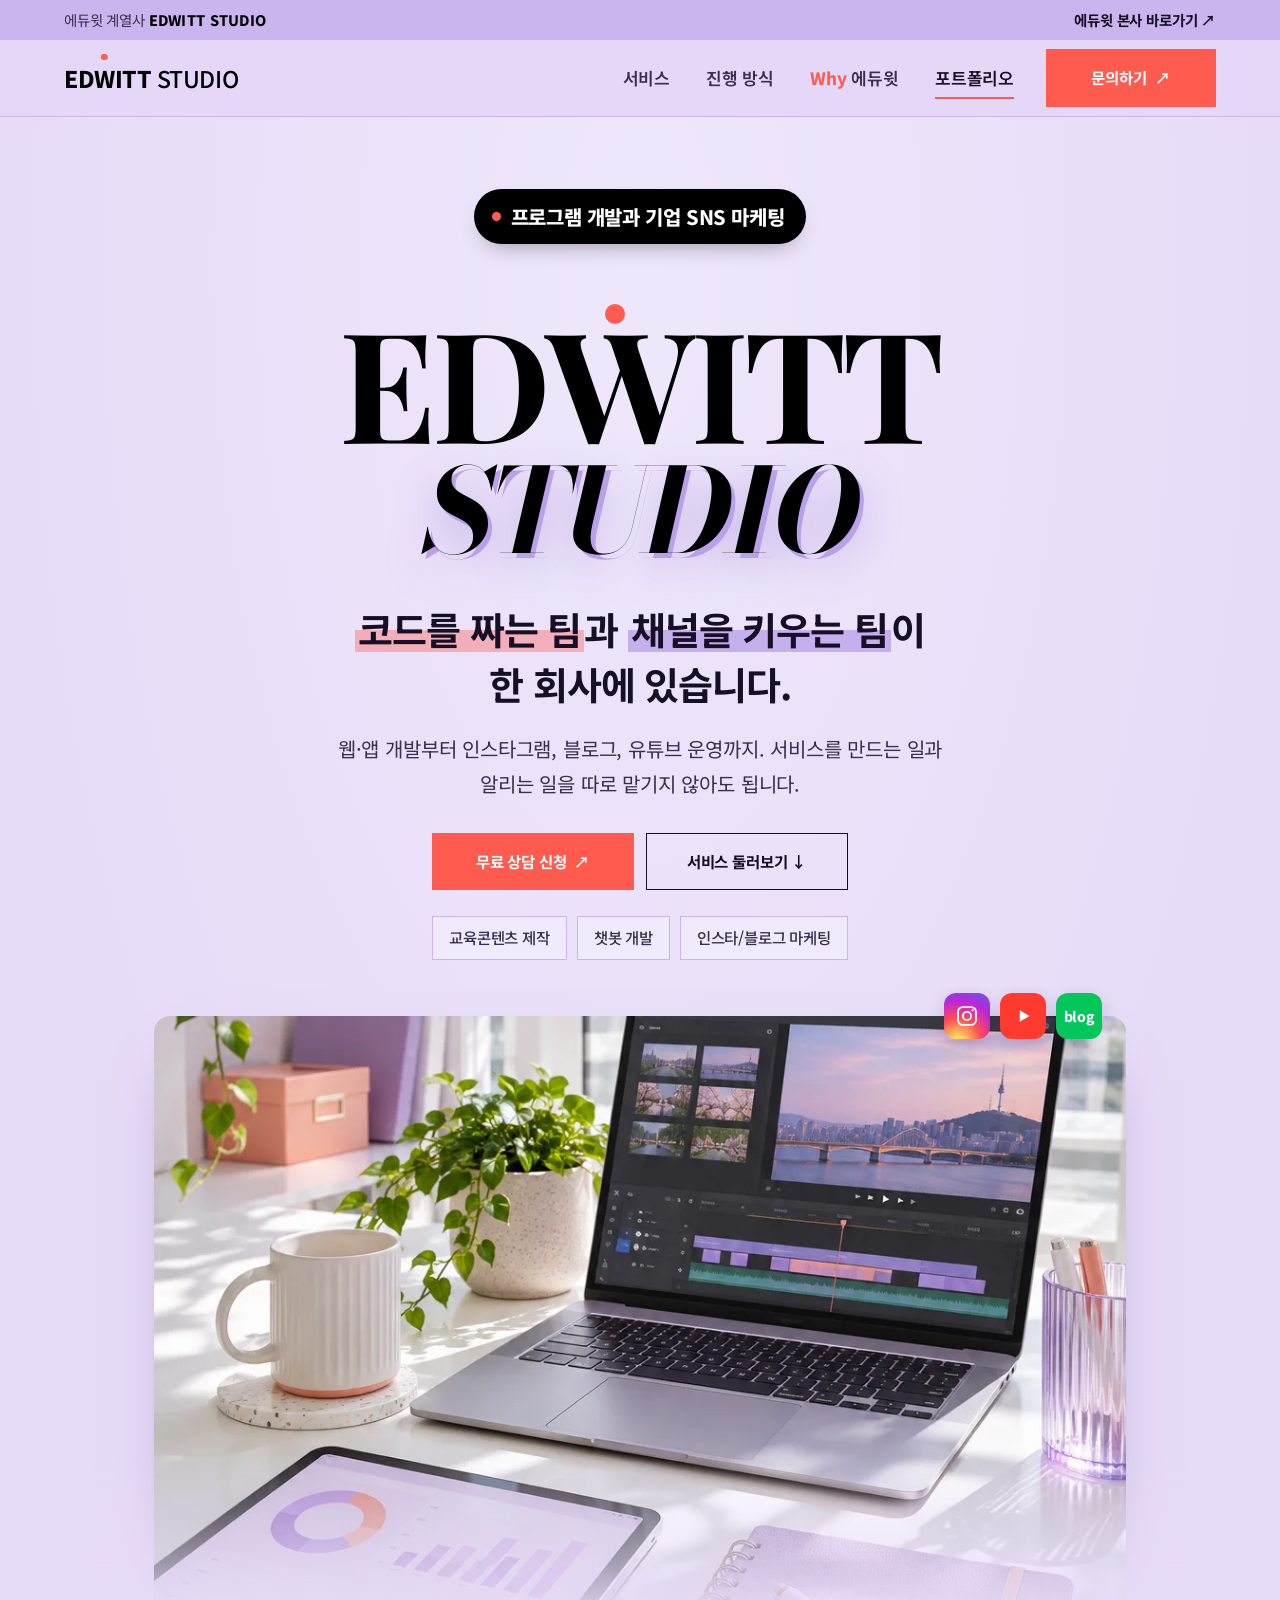
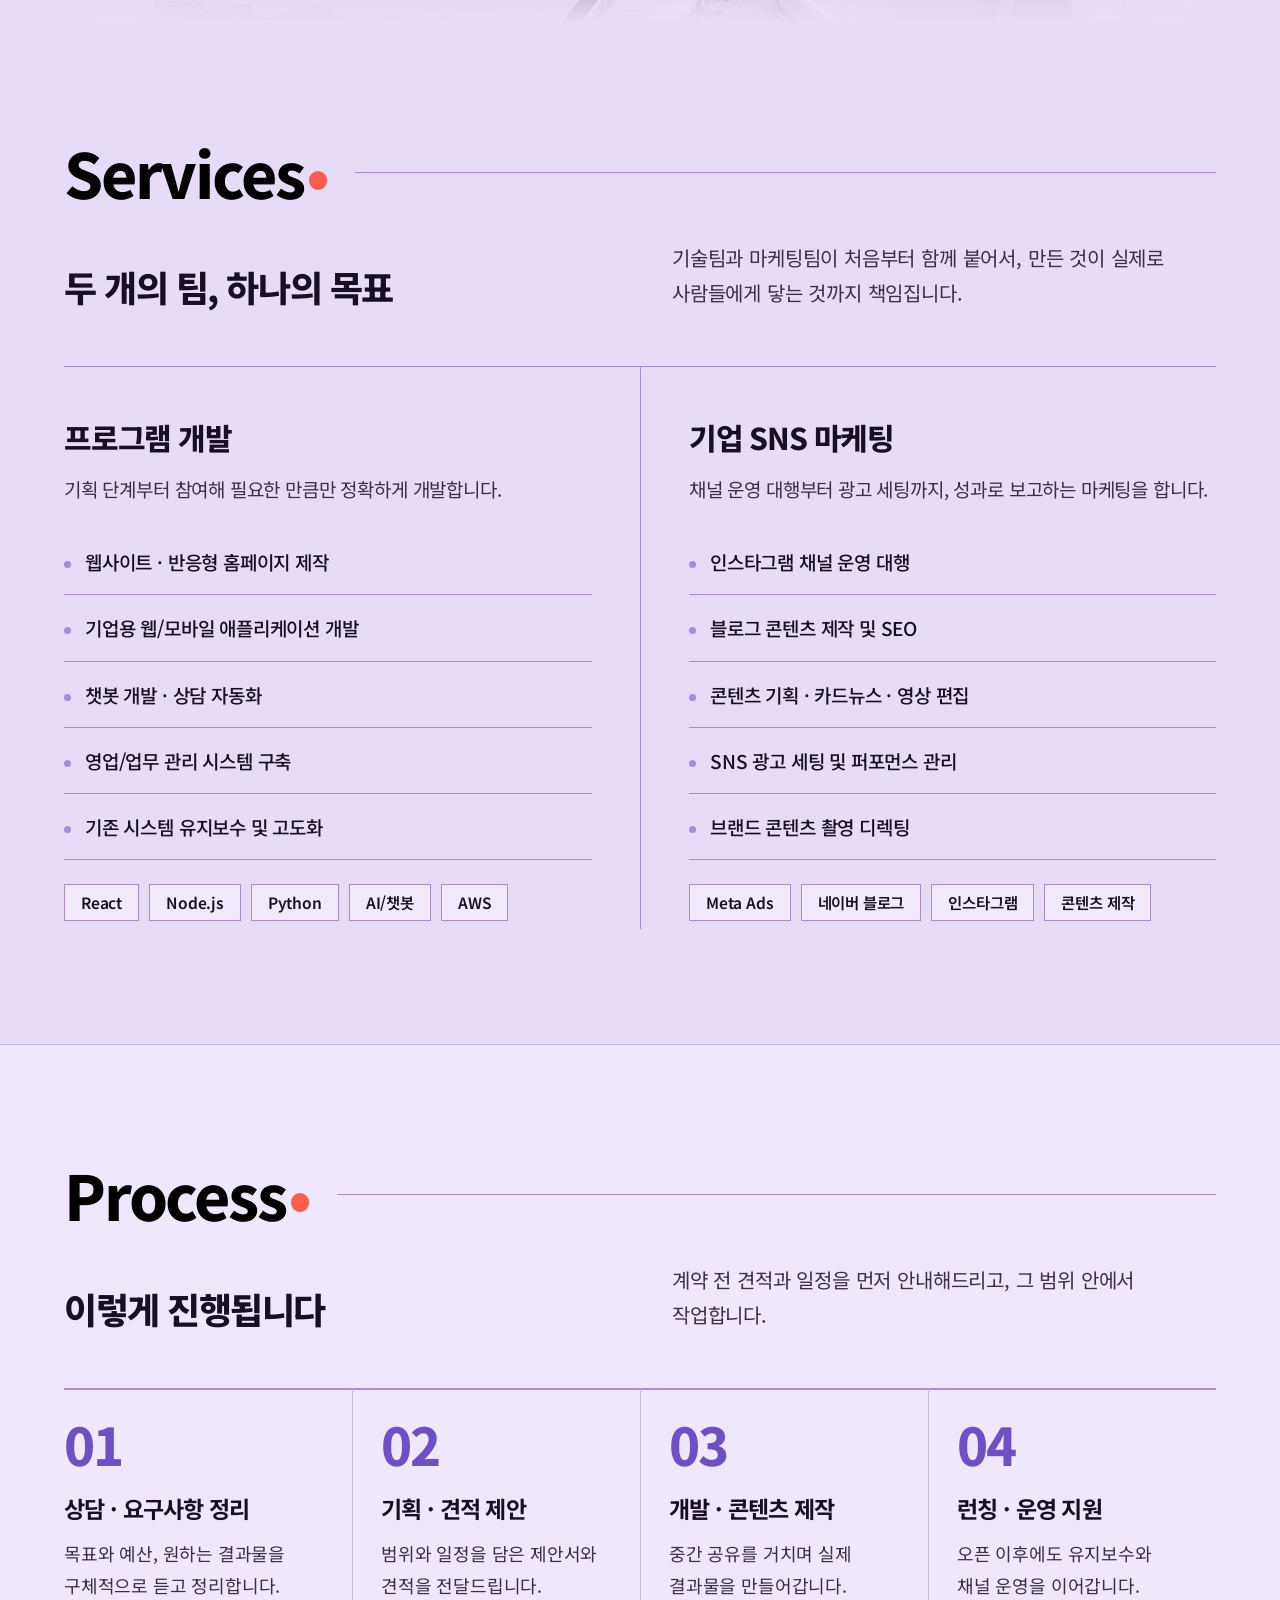
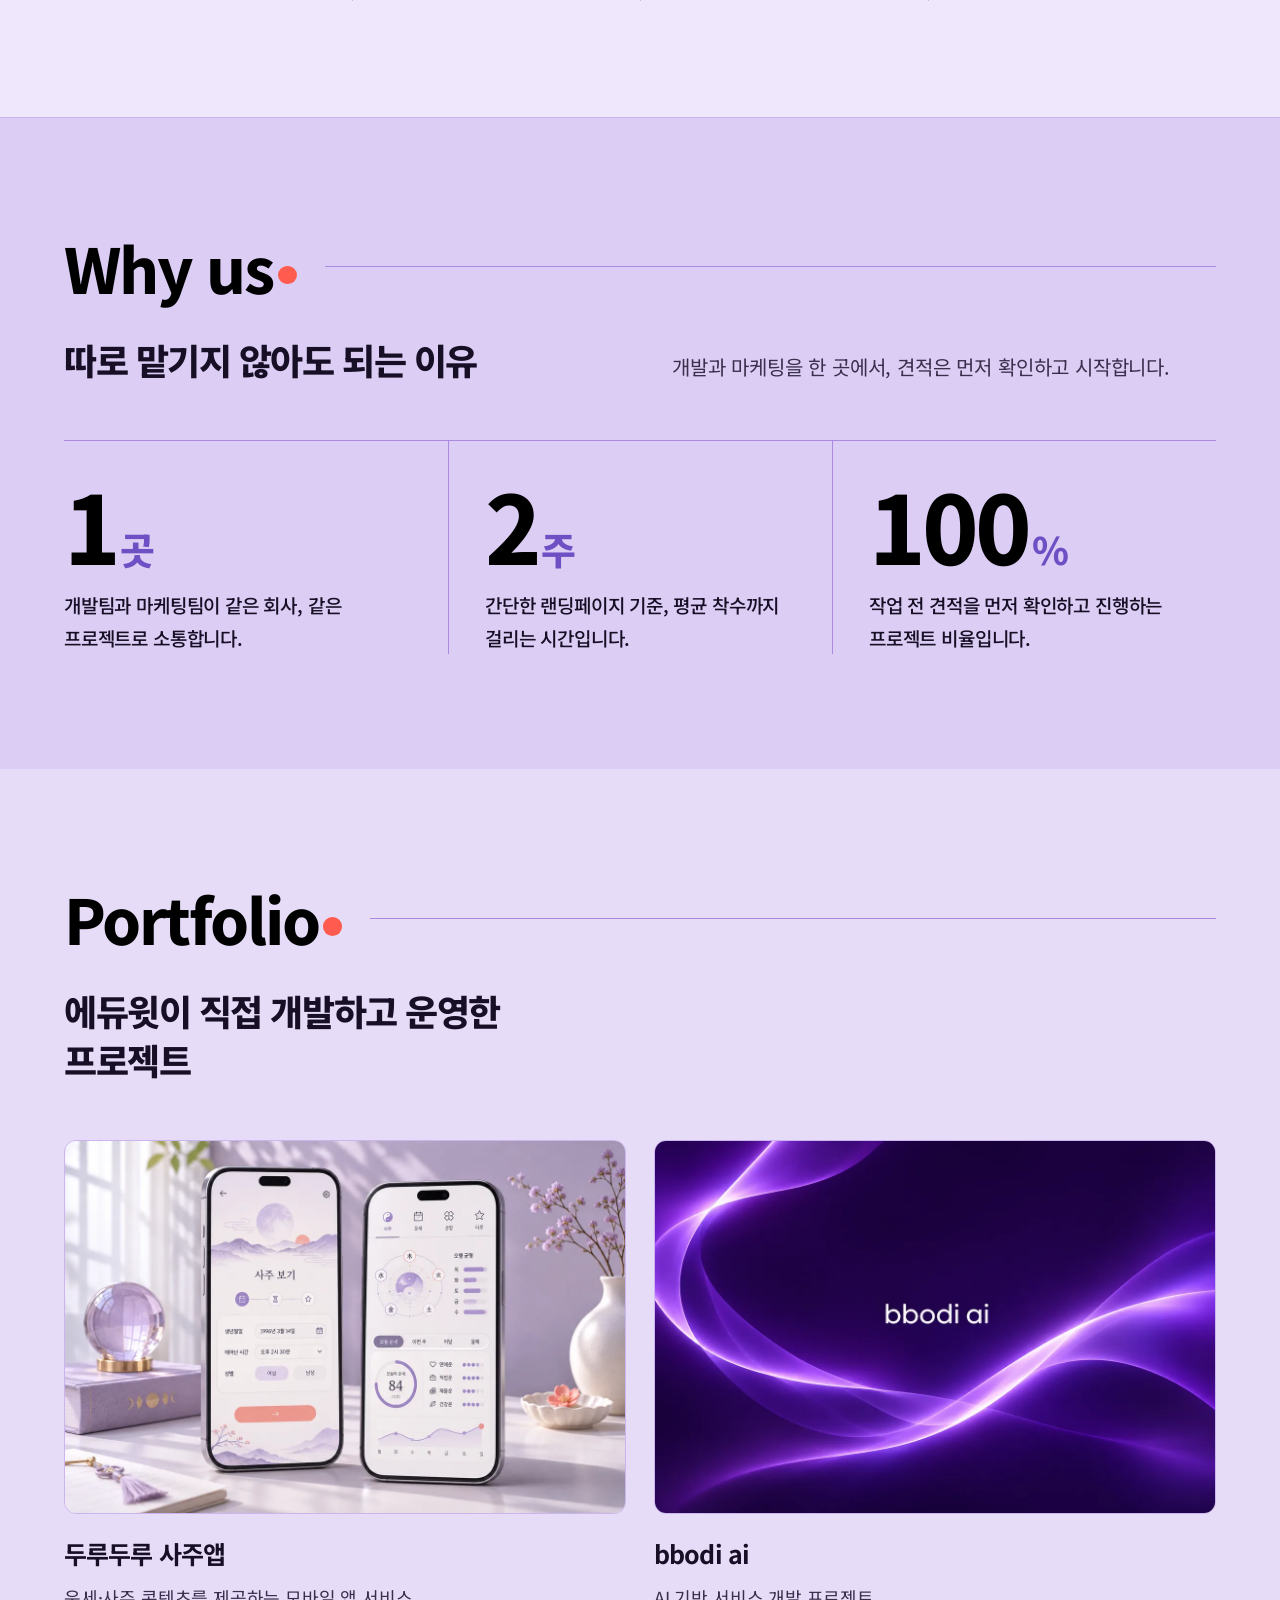
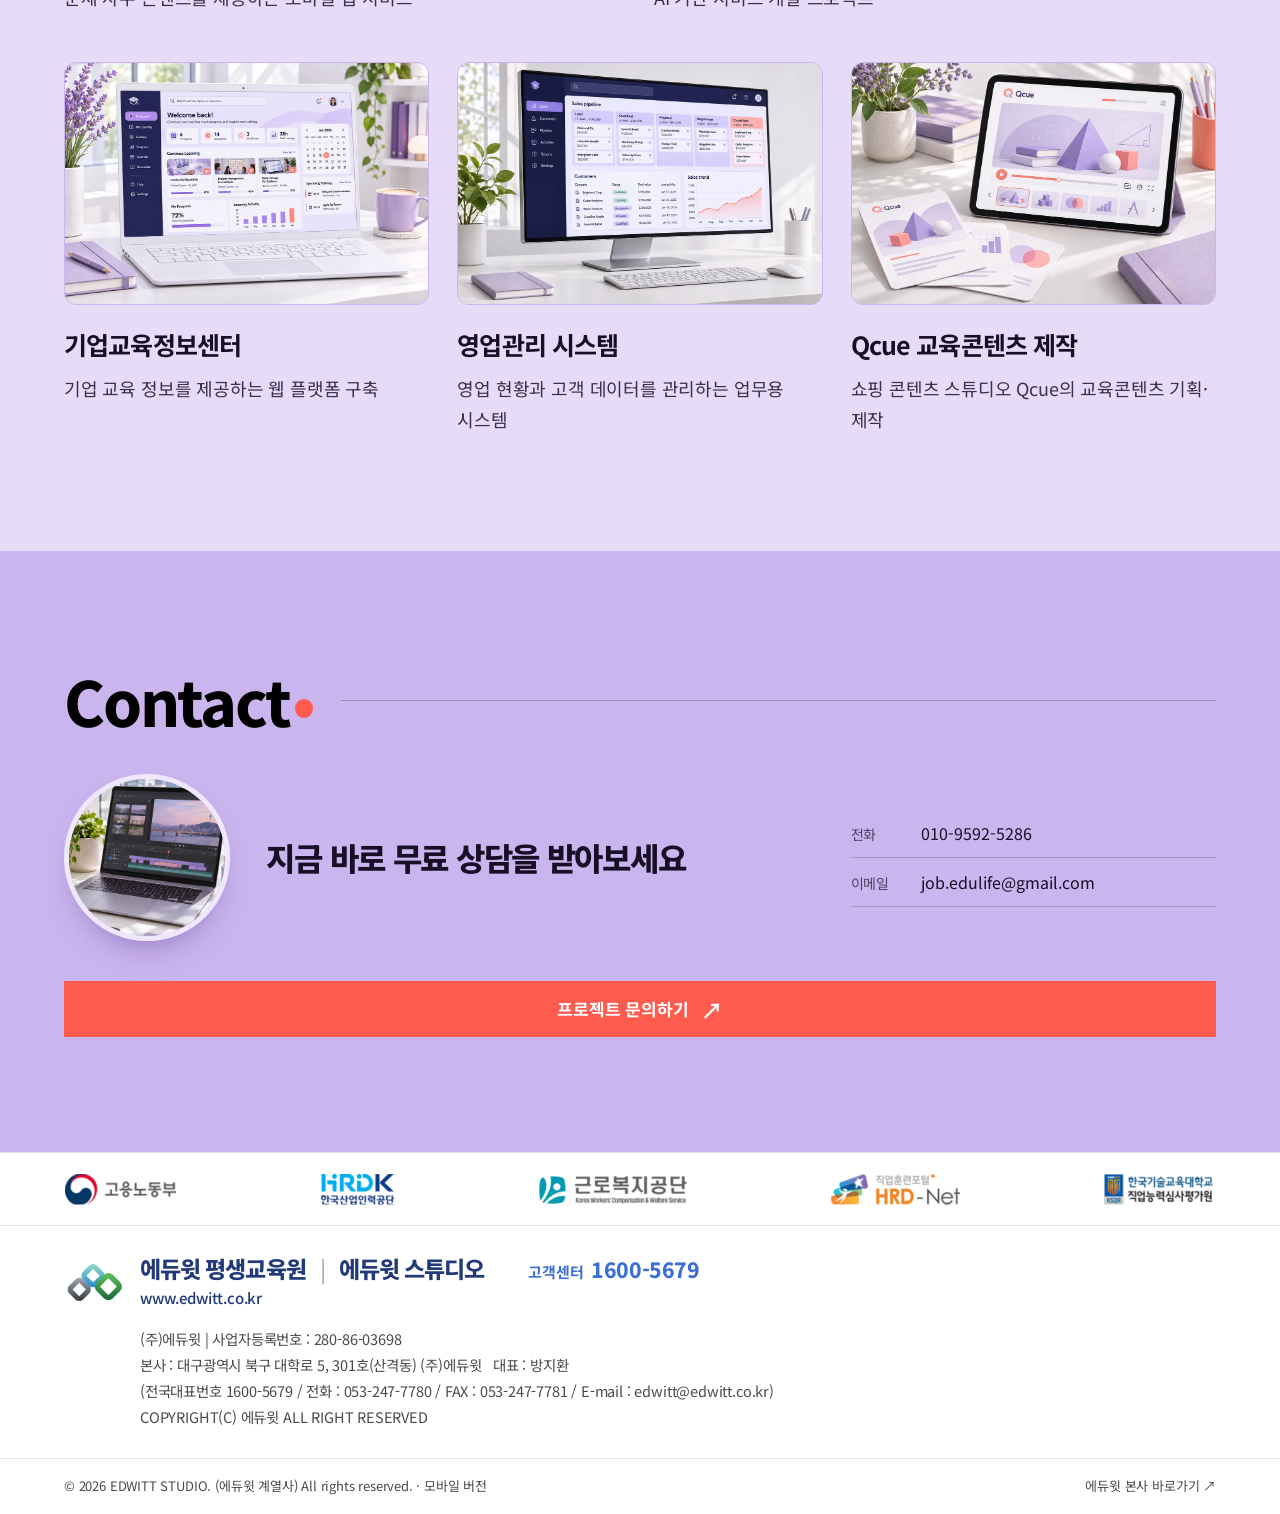
<file: index.html>
<!doctype html>
<html lang="ko">
<head>
<meta charset="utf-8">
<meta name="viewport" content="width=device-width, initial-scale=1, viewport-fit=cover">
<script>(function(){var w=Math.min(screen.width||9999,window.innerWidth||9999);var m=/Android|iPhone|iPod|Mobile|Windows Phone/i.test(navigator.userAgent)||w<768;if(m&&!/view=pc/.test(location.search))location.replace('mobile.html'+location.search+location.hash)})();</script>
<title>EDWITT STUDIO | 프로그램 개발 & SNS 마케팅</title>
<link rel="icon" type="image/svg+xml" href="assets/favicon.svg">
<meta name="description" content="EDWITT STUDIO(에듀윗 스튜디오)는 웹/앱 개발, 챗봇 개발, 교육콘텐츠 제작과 기업 SNS 마케팅을 제공합니다.">
<meta property="og:type" content="website">
<meta property="og:site_name" content="EDWITT STUDIO">
<meta property="og:title" content="EDWITT STUDIO | 프로그램 개발 & SNS 마케팅">
<meta property="og:description" content="코드를 짜는 팀과 채널을 키우는 팀이 한 회사에 있습니다. 웹·앱 개발부터 인스타그램, 블로그, 유튜브 운영까지.">
<meta property="og:url" content="https://studio.edwittbiz.co.kr/">
<meta property="og:image" content="https://studio.edwittbiz.co.kr/assets/og-image.jpg">
<meta property="og:image:width" content="1200">
<meta property="og:image:height" content="630">
<meta name="twitter:card" content="summary_large_image">
<meta name="twitter:image" content="https://studio.edwittbiz.co.kr/assets/og-image.jpg">
<link rel="preconnect" href="https://fonts.googleapis.com">
<link rel="preconnect" href="https://fonts.gstatic.com" crossorigin>
<link href="https://fonts.googleapis.com/css2?family=Playfair+Display:ital,wght@0,600;0,700;0,800;1,600;1,700&family=Bodoni+Moda:ital,opsz,wght@1,6..96,600;1,6..96,700&family=Noto+Sans+KR:wght@400;500;700;800;900&display=swap" rel="stylesheet">
<link rel="stylesheet" href="css/pc.css">
</head>
<body>

<div class="topwrap" id="topwrap">
<div class="topbar">
  <div class="wrap">
    <span>에듀윗 계열사 <b>EDWITT STUDIO</b></span>
    <a href="https://www.edwitt.co.kr/" target="_blank" rel="noopener noreferrer">에듀윗 본사 바로가기 ↗</a>
  </div>
</div>

<header class="header">
  <div class="wrap">
    <a class="brand" href="#top" aria-label="EDWITT STUDIO 맨 위로">ED<span class="bw">W</span>ITT <em>STUDIO</em></a>
    <nav class="nav" aria-label="섹션 이동">
      <a href="#services">서비스</a>
      <a href="#process">진행 방식</a>
      <a href="#why"><b class="why">Why</b> 에듀윗</a>
      <a href="#work">포트폴리오</a>
    </nav>
    <a class="btn btn-fill" href="https://sisisikang00.github.io/EDU_WIT/inquiry.html" target="_blank" rel="noopener noreferrer">문의하기 <span class="arr">↗</span></a>
  </div>
</header>
</div>

<div class="jump" aria-label="페이지 이동">
  <button type="button" id="toTop" aria-label="맨 위로"><svg viewBox="0 0 24 24" fill="none" stroke="currentColor" stroke-width="2.6" stroke-linecap="round" stroke-linejoin="round"><path d="M6 14l6-6 6 6"/></svg></button>
  <button type="button" id="toBottom" aria-label="맨 아래로"><svg viewBox="0 0 24 24" fill="none" stroke="currentColor" stroke-width="2.6" stroke-linecap="round" stroke-linejoin="round"><path d="M6 10l6 6 6-6"/></svg></button>
</div>

<main id="top">
  <section class="hero" aria-labelledby="hero-title">
    <div class="wrap">
      <p class="hero-kicker">프로그램 개발과 기업 SNS 마케팅</p>
      <h1 id="hero-title">ED<b class="bw">W</b>ITT<span>STUDIO</span></h1>
      <p class="slogan"><span><mark>코드를 짜는 팀</mark>과</span> <span><mark class="purple">채널을 키우는 팀</mark>이</span><br><span>한 회사에 있습니다.</span></p>
      <p class="hero-sub">웹·앱 개발부터 인스타그램, 블로그, 유튜브 운영까지. 서비스를 만드는 일과 알리는 일을 따로 맡기지 않아도 됩니다.</p>
      <div class="cta-group">
      <div class="hero-cta">
        <a class="btn btn-fill" href="https://sisisikang00.github.io/EDU_WIT/inquiry.html" target="_blank" rel="noopener noreferrer">무료 상담 신청 <span class="arr">↗</span></a>
        <a class="btn btn-line" href="#services">서비스 둘러보기 ↓</a>
      </div>
      <ul class="chips" aria-label="주요 분야">
        <li>교육콘텐츠 제작</li><li>챗봇 개발</li><li>인스타/블로그 마케팅</li>
      </ul>
      </div>
    </div>
    <div class="collage" aria-hidden="true">
      <div class="social">
        <span class="ig"><svg viewBox="0 0 32 32" fill="none" stroke="#fff" stroke-width="2.2"><rect x="5" y="5" width="22" height="22" rx="6"/><circle cx="16" cy="16" r="5"/><circle cx="23" cy="9" r="1.4" fill="#fff" stroke="none"/></svg></span>
        <span class="yt"><svg viewBox="0 0 32 32"><path d="M12 9 24 16 12 23Z" fill="#fff"/></svg></span>
        <span class="bl">blog</span>
      </div>
      <img class="main-shot" src="assets/images/hero-workspace.webp" alt="">
    </div>
  </section>

  <section class="block" id="services" aria-labelledby="t-services">
    <div class="wrap">
      <div class="sec-head"><h2 id="t-services">Services<span class="dot"></span></h2><span class="line"></span></div>
      <div class="lead">
        <h3>두 개의 팀, 하나의 목표</h3>
        <p>기술팀과 마케팅팀이 처음부터 함께 붙어서, 만든 것이 실제로 사람들에게 닿는 것까지 책임집니다.</p>
      </div>
      <div class="svc">
        <article>
          <h3>프로그램 개발</h3>
          <p class="desc">기획 단계부터 참여해 필요한 만큼만 정확하게 개발합니다.</p>
          <ul>
            <li>웹사이트 · 반응형 홈페이지 제작</li>
            <li>기업용 웹/모바일 애플리케이션 개발</li>
            <li>챗봇 개발 · 상담 자동화</li>
            <li>영업/업무 관리 시스템 구축</li>
            <li>기존 시스템 유지보수 및 고도화</li>
          </ul>
          <ul class="stack" aria-label="사용 기술"><li>React</li><li>Node.js</li><li>Python</li><li>AI/챗봇</li><li>AWS</li></ul>
        </article>
        <article>
          <h3>기업 SNS 마케팅</h3>
          <p class="desc">채널 운영 대행부터 광고 세팅까지, 성과로 보고하는 마케팅을 합니다.</p>
          <ul>
            <li>인스타그램 채널 운영 대행</li>
            <li>블로그 콘텐츠 제작 및 SEO</li>
            <li>콘텐츠 기획 · 카드뉴스 · 영상 편집</li>
            <li>SNS 광고 세팅 및 퍼포먼스 관리</li>
            <li>브랜드 콘텐츠 촬영 디렉팅</li>
          </ul>
          <ul class="stack" aria-label="주요 채널"><li>Meta Ads</li><li>네이버 블로그</li><li>인스타그램</li><li>콘텐츠 제작</li></ul>
        </article>
      </div>
    </div>
  </section>

  <section class="block" id="process" aria-labelledby="t-process">
    <div class="wrap">
      <div class="sec-head"><h2 id="t-process">Process<span class="dot"></span></h2><span class="line"></span></div>
      <div class="lead">
        <h3>이렇게 진행됩니다</h3>
        <p>계약 전 견적과 일정을 먼저 안내해드리고, 그 범위 안에서 작업합니다.</p>
      </div>
      <ol class="steps">
        <li><h4>상담 · 요구사항 정리</h4><p>목표와 예산, 원하는 결과물을 구체적으로 듣고 정리합니다.</p></li>
        <li><h4>기획 · 견적 제안</h4><p>범위와 일정을 담은 제안서와 견적을 전달드립니다.</p></li>
        <li><h4>개발 · 콘텐츠 제작</h4><p>중간 공유를 거치며 실제 결과물을 만들어갑니다.</p></li>
        <li><h4>런칭 · 운영 지원</h4><p>오픈 이후에도 유지보수와 채널 운영을 이어갑니다.</p></li>
      </ol>
    </div>
  </section>

  <section class="block" id="why" aria-labelledby="t-why">
    <div class="wrap">
      <div class="sec-head"><h2 id="t-why">Why us<span class="dot"></span></h2><span class="line"></span></div>
      <div class="lead">
        <h3>따로 맡기지 않아도 되는 이유</h3>
        <p>개발과 마케팅을 한 곳에서, 견적은 먼저 확인하고 시작합니다.</p>
      </div>
      <div class="stats">
        <div><strong>1<small>곳</small></strong><p>개발팀과 마케팅팀이 같은 회사, 같은 프로젝트로 소통합니다.</p></div>
        <div><strong>2<small>주</small></strong><p>간단한 랜딩페이지 기준, 평균 착수까지 걸리는 시간입니다.</p></div>
        <div><strong>100<small>%</small></strong><p>작업 전 견적을 먼저 확인하고 진행하는 프로젝트 비율입니다.</p></div>
      </div>
    </div>
  </section>

  <section class="block" id="work" aria-labelledby="t-work">
    <div class="wrap">
      <div class="sec-head"><h2 id="t-work">Portfolio<span class="dot"></span></h2><span class="line"></span></div>
      <div class="lead">
        <h3>에듀윗이 직접 개발하고 운영한 프로젝트</h3>
      </div>
      <div class="work">
        <article><figure><img src="assets/images/portfolio-duru.webp" alt="두루두루 사주앱 화면이 띄워진 스마트폰 두 대"></figure><h3>두루두루 사주앱</h3><p>운세·사주 콘텐츠를 제공하는 모바일 앱 서비스</p></article>
        <article><figure><img src="assets/images/portfolio-bbodi.webp" alt="보라색 빛줄기 위의 bbodi ai 로고"></figure><h3>bbodi ai</h3><p>AI 기반 서비스 개발 프로젝트</p></article>
        <article><figure><img src="assets/images/portfolio-education.webp" alt="노트북에 띄운 기업교육정보센터 대시보드"></figure><h3>기업교육정보센터</h3><p>기업 교육 정보를 제공하는 웹 플랫폼 구축</p></article>
        <article><figure><img src="assets/images/portfolio-sales.webp" alt="모니터에 띄운 영업관리 시스템 화면"></figure><h3>영업관리 시스템</h3><p>영업 현황과 고객 데이터를 관리하는 업무용 시스템</p></article>
        <article><figure><img src="assets/images/portfolio-qcue.webp" alt="태블릿과 카드로 구성된 Qcue 교육콘텐츠"></figure><h3>Qcue 교육콘텐츠 제작</h3><p>쇼핑 콘텐츠 스튜디오 Qcue의 교육콘텐츠 기획·제작</p></article>
      </div>
    </div>
  </section>

  <section class="block" id="contact" aria-labelledby="t-contact">
    <div class="wrap">
      <div class="sec-head"><h2 id="t-contact">Contact<span class="dot"></span></h2><span class="line"></span></div>
      <div class="contact">
        <div class="c-head">
          <img class="c-photo" src="assets/images/contact-laptop.webp" alt="노트북이 놓인 라벤더 톤 작업 책상">
          <h3>지금 바로 무료 상담을 받아보세요</h3>
        </div>
        <dl>
          <div><dt>전화</dt><dd><a href="tel:01095925286">010-9592-5286</a></dd></div>
          <div><dt>이메일</dt><dd><a href="mailto:job.edulife@gmail.com">job.edulife@gmail.com</a></dd></div>
        </dl>
        <a class="btn btn-fill wide" href="https://sisisikang00.github.io/EDU_WIT/inquiry.html" target="_blank" rel="noopener noreferrer">프로젝트 문의하기 <span class="arr">↗</span></a>
      </div>
    </div>
  </section>
</main>

<footer class="foot">
  <div class="partners">
    <div class="wrap" aria-label="유관 기관">
      <img src="assets/logos/moel.png" alt="고용노동부">
      <img src="assets/logos/hrdk.png" alt="HRDK 한국산업인력공단">
      <img src="assets/logos/kcomwel.png" alt="근로복지공단">
      <img src="assets/logos/hrdnet.png" alt="직업훈련포털 HRD-Net">
      <img src="assets/logos/ksqa.png" alt="한국기술교육대학교 직업능력심사평가원">
    </div>
  </div>
  <div class="finfo">
    <div class="wrap">
      <a class="elogo" href="https://www.edwitt.co.kr/" target="_blank" rel="noopener noreferrer" aria-label="에듀윗 평생교육원 홈페이지">
        <svg viewBox="0 0 88 70" aria-hidden="true">
          <defs>
            <linearGradient id="eg1" x1="0" y1="0" x2="1" y2="1"><stop offset="0" stop-color="#9aa0a8"/><stop offset="1" stop-color="#3c4149"/></linearGradient>
            <linearGradient id="eg2" x1="0" y1="0" x2="1" y2="1"><stop offset="0" stop-color="#8fd6c4"/><stop offset="1" stop-color="#2e8fd0"/></linearGradient>
            <linearGradient id="eg3" x1="0" y1="0" x2="1" y2="1"><stop offset="0" stop-color="#5cbf5a"/><stop offset="1" stop-color="#1f6b3a"/></linearGradient>
          </defs>
          <rect x="11" y="36" width="20" height="20" rx="4" transform="rotate(45 21 46)" fill="none" stroke="url(#eg1)" stroke-width="7"/>
          <rect x="30" y="17" width="20" height="20" rx="4" transform="rotate(45 40 27)" fill="none" stroke="url(#eg2)" stroke-width="7"/>
          <rect x="49" y="30" width="24" height="24" rx="5" transform="rotate(45 61 42)" fill="none" stroke="url(#eg3)" stroke-width="7.5"/>
        </svg>
        <span class="etext"><b>에듀윗 평생교육원<span class="sep" aria-hidden="true">|</span>에듀윗 스튜디오</b><small>www.edwitt.co.kr</small></span>
      </a>
      <address>
        (주)에듀윗 | 사업자등록번호 : 280-86-03698<br>
        본사 : 대구광역시 북구 대학로 5, 301호(산격동) (주)에듀윗 &nbsp; 대표 : 방지환<br>
        (전국대표번호 1600-5679 / 전화 : 053-247-7780 / FAX : 053-247-7781 / E-mail : <a href="mailto:edwitt@edwitt.co.kr">edwitt@edwitt.co.kr</a>)<br>
        COPYRIGHT(C) 에듀윗 ALL RIGHT RESERVED
      </address>
      <div class="cs"><b>고객센터</b><a href="tel:16005679">1600-5679</a></div>
    </div>
  </div>
  <div class="sub-foot">
    <div class="wrap">
      <span>© 2026 EDWITT STUDIO. (에듀윗 계열사) All rights reserved. · <a href="mobile.html?view=mobile">모바일 버전</a></span>
      <a href="https://www.edwitt.co.kr/" target="_blank" rel="noopener noreferrer">에듀윗 본사 바로가기 ↗</a>
    </div>
  </div>
</footer>

<script src="js/main.js"></script>
</body>
</html>
</file>
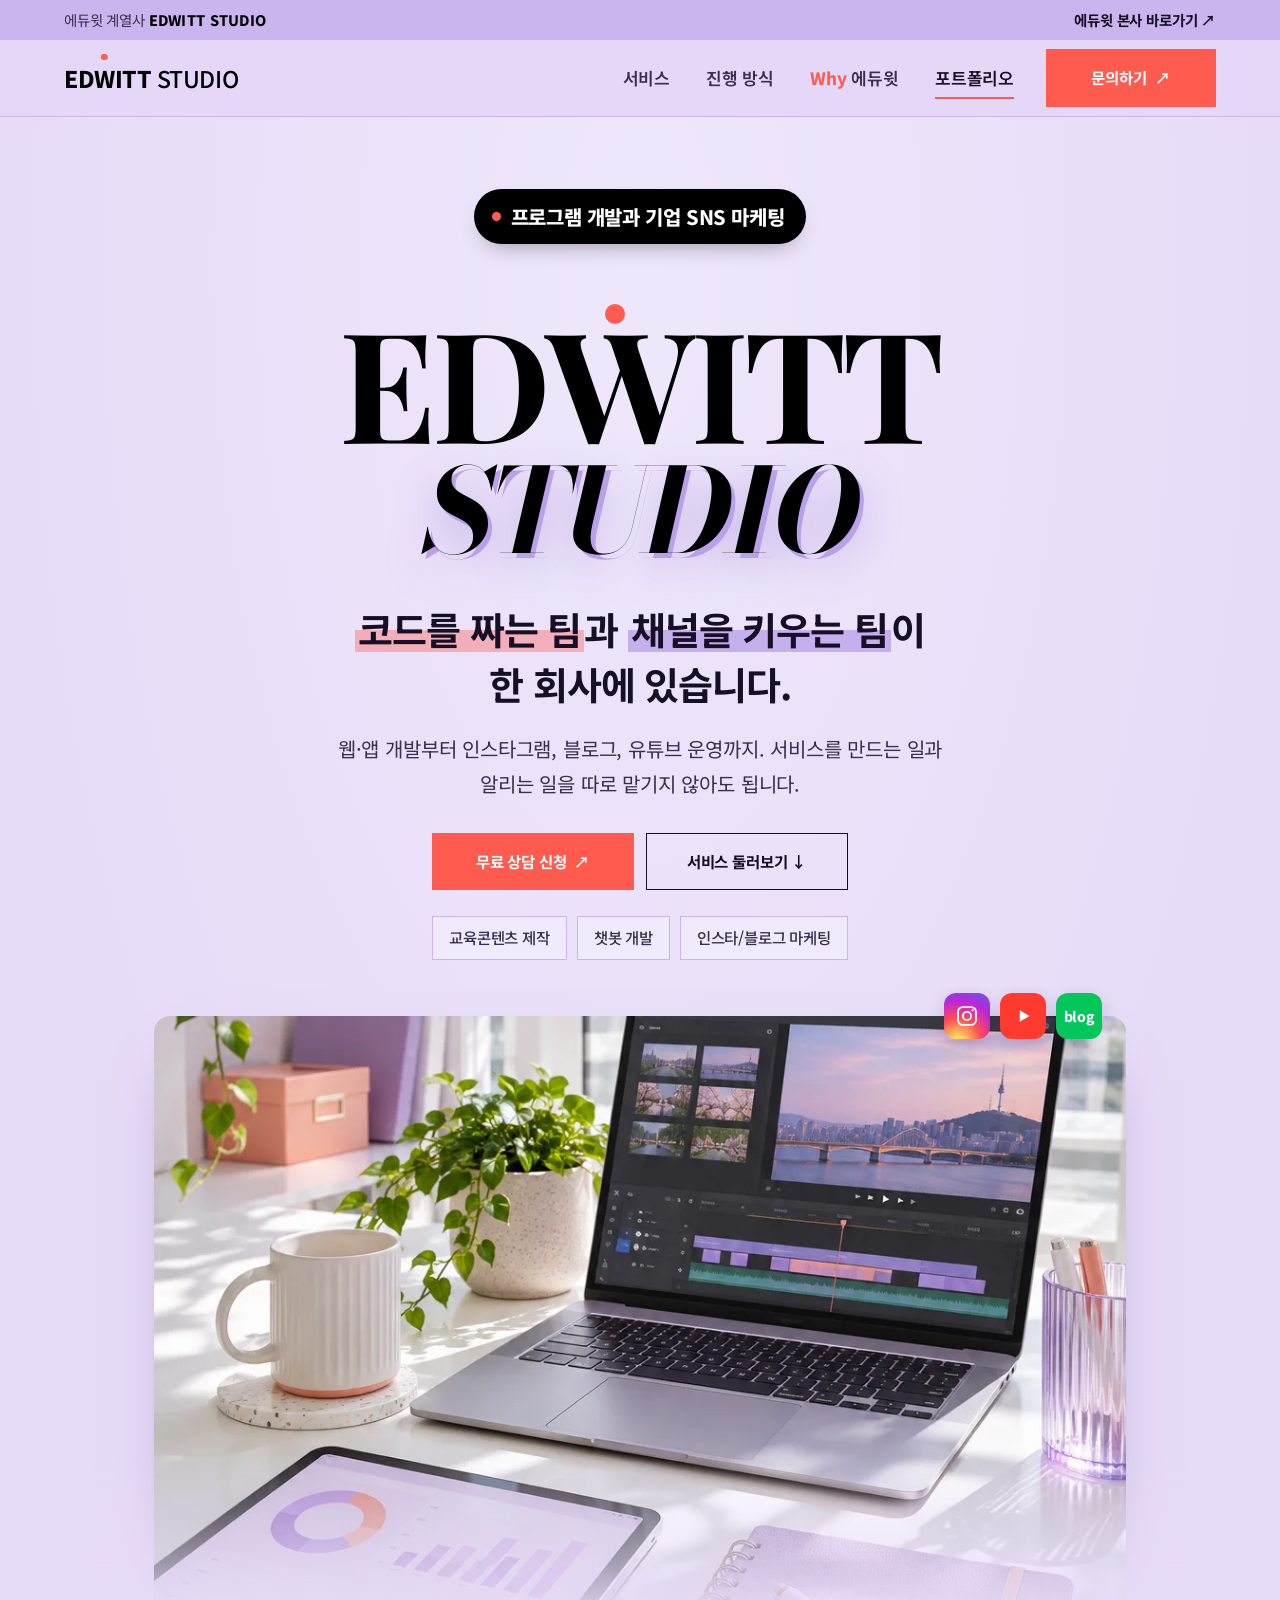
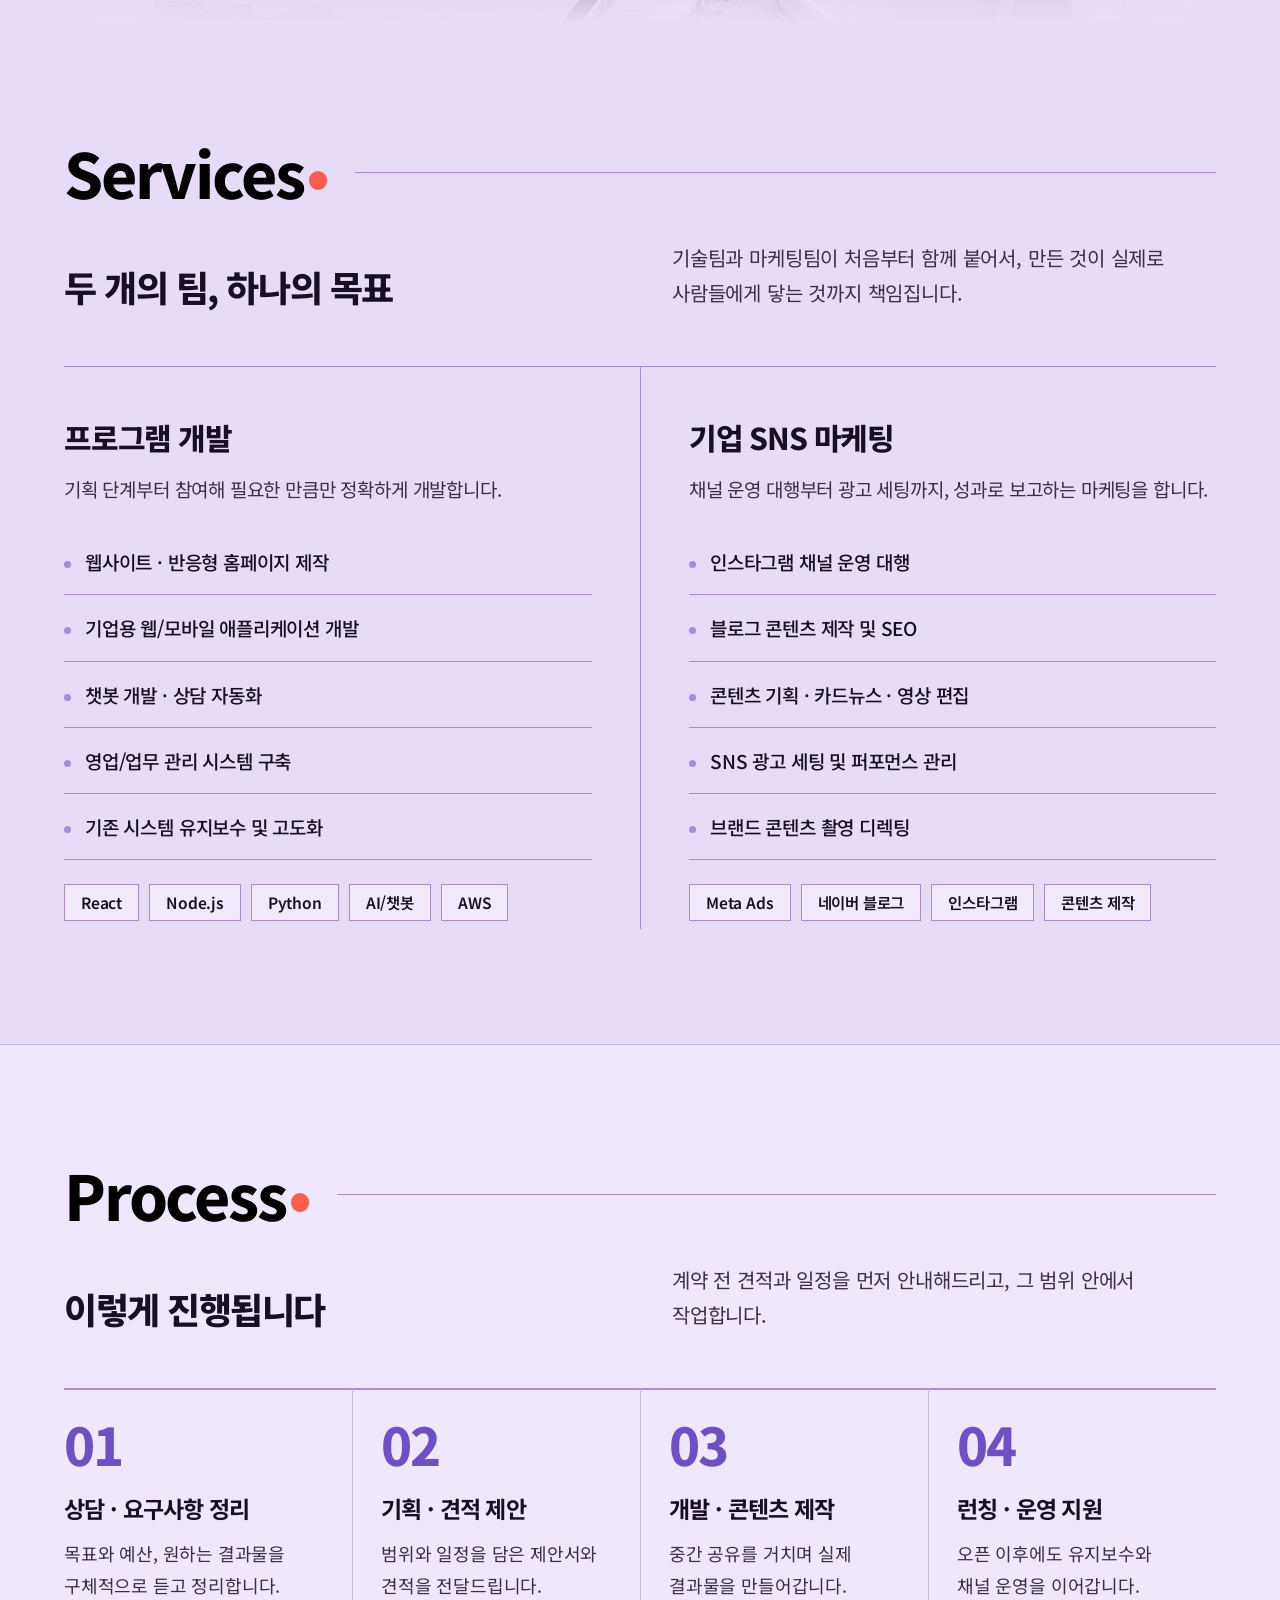
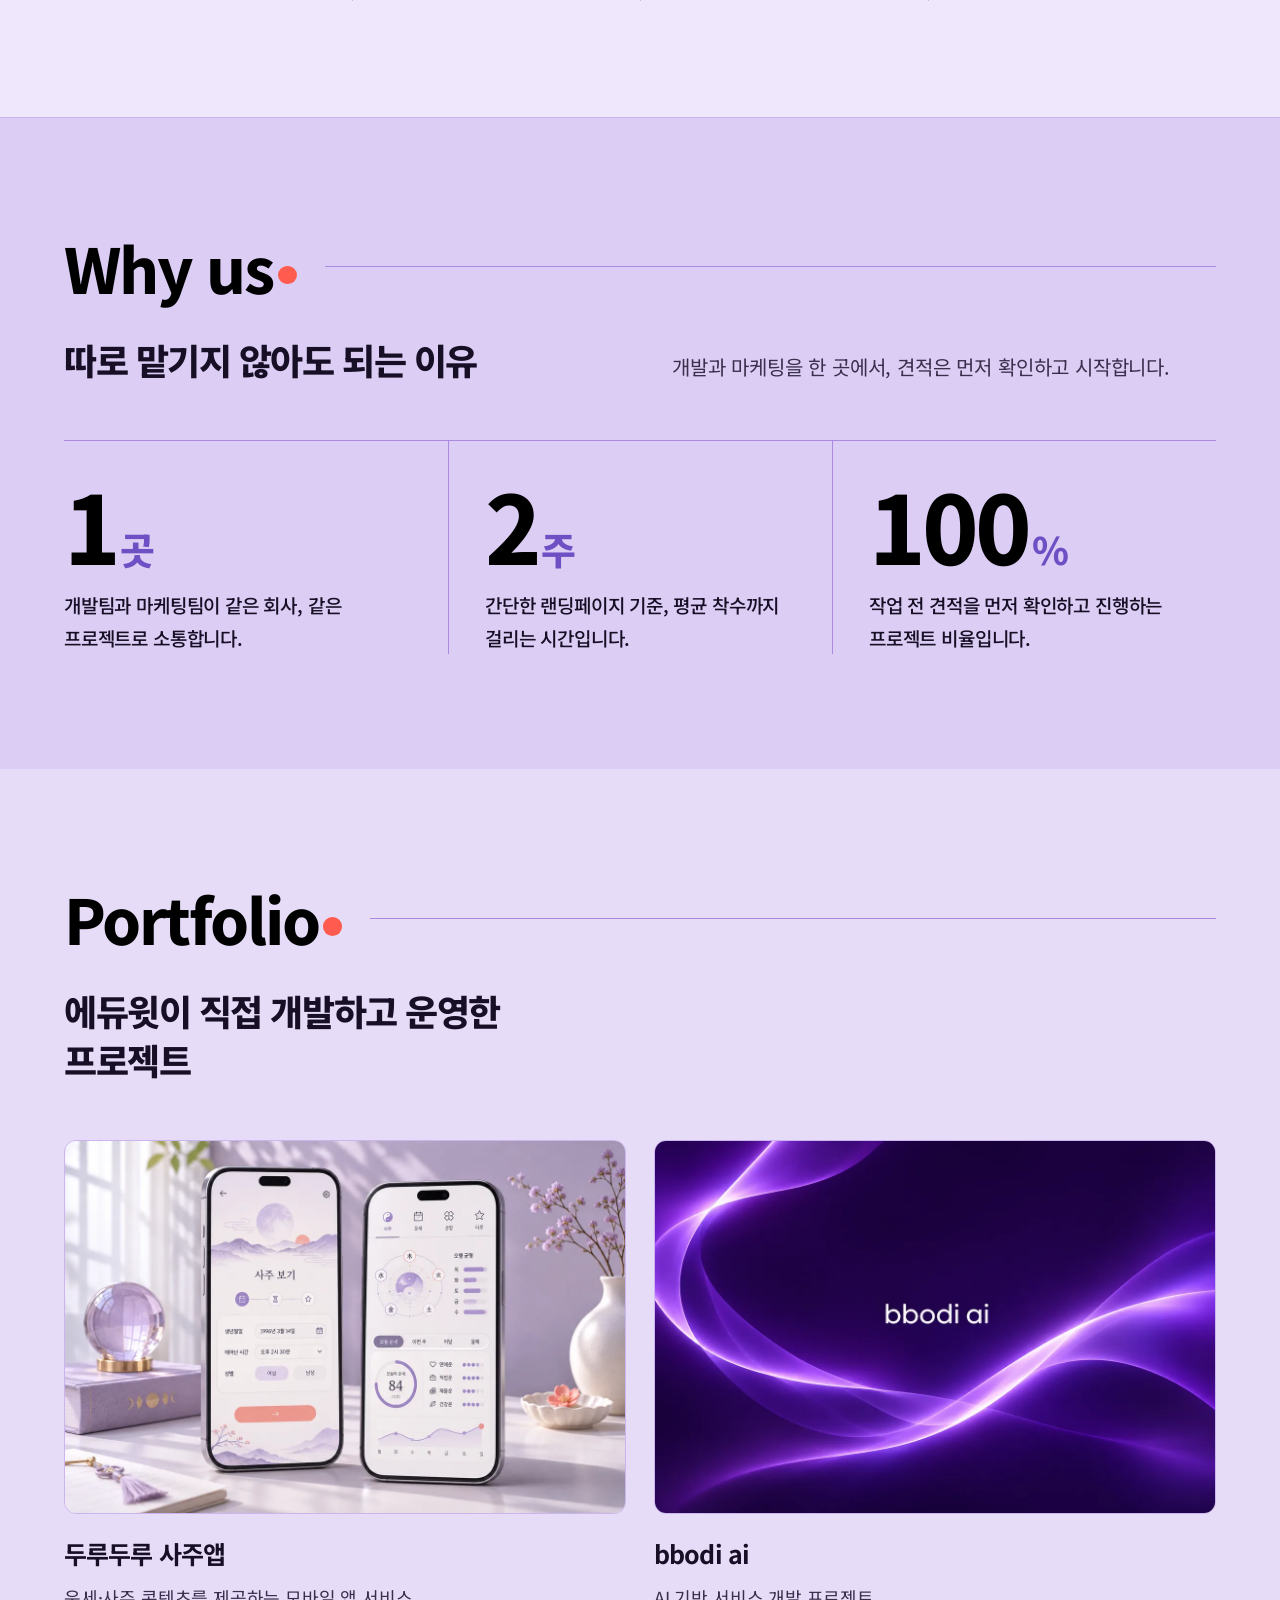
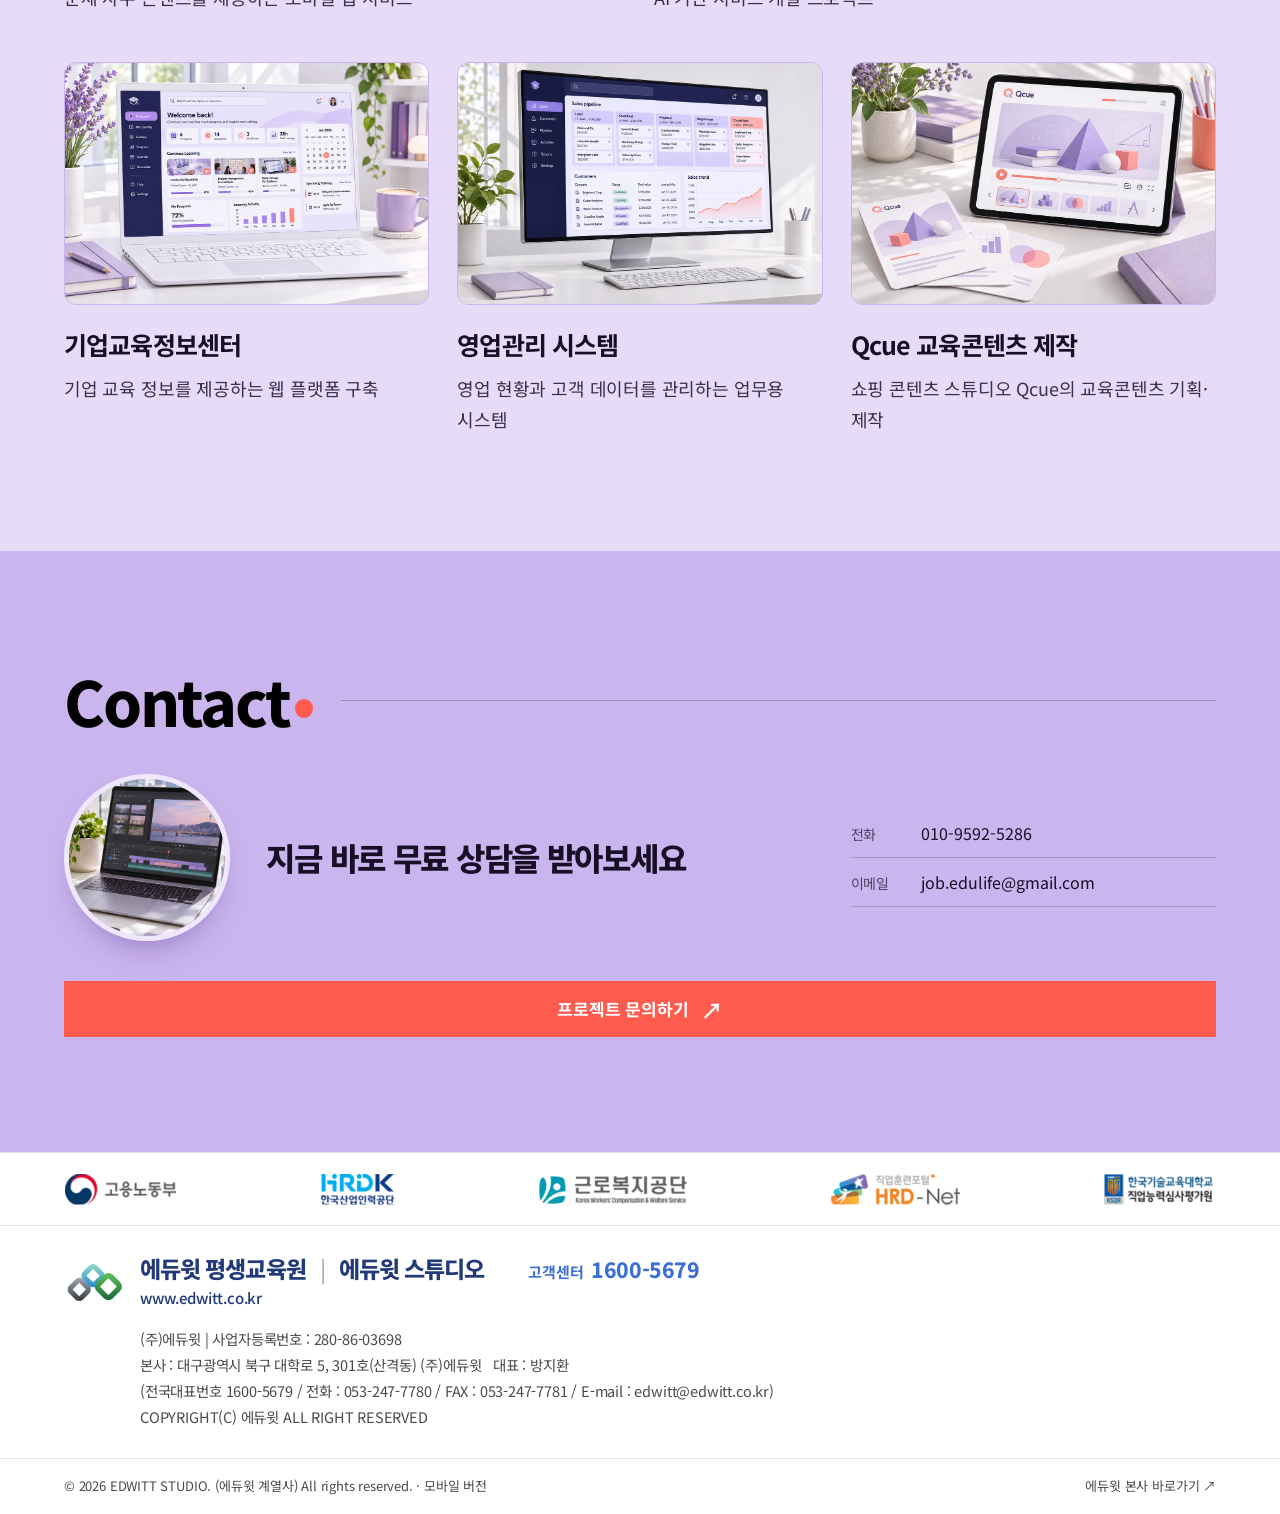
<file: mobile.html>
<!doctype html>
<html lang="ko">
<head>
<meta charset="utf-8">
<meta name="viewport" content="width=device-width, initial-scale=1, viewport-fit=cover">
<script>(function(){var w=Math.min(screen.width||9999,window.innerWidth||9999);var m=/Android|iPhone|iPod|Mobile|Windows Phone/i.test(navigator.userAgent)||w<768;if(!m&&!/view=mobile/.test(location.search))location.replace('index.html'+location.search+location.hash)})();</script>
<title>EDWITT STUDIO | 프로그램 개발 & SNS 마케팅</title>
<link rel="icon" type="image/svg+xml" href="assets/favicon.svg">
<meta name="description" content="EDWITT STUDIO(에듀윗 스튜디오)는 웹/앱 개발, 챗봇 개발, 교육콘텐츠 제작과 기업 SNS 마케팅을 제공합니다.">
<meta property="og:type" content="website">
<meta property="og:site_name" content="EDWITT STUDIO">
<meta property="og:title" content="EDWITT STUDIO | 프로그램 개발 & SNS 마케팅">
<meta property="og:description" content="코드를 짜는 팀과 채널을 키우는 팀이 한 회사에 있습니다. 웹·앱 개발부터 인스타그램, 블로그, 유튜브 운영까지.">
<meta property="og:url" content="https://studio.edwittbiz.co.kr/">
<meta property="og:image" content="https://studio.edwittbiz.co.kr/assets/og-image.jpg">
<meta property="og:image:width" content="1200">
<meta property="og:image:height" content="630">
<meta name="twitter:card" content="summary_large_image">
<meta name="twitter:image" content="https://studio.edwittbiz.co.kr/assets/og-image.jpg">
<link rel="preconnect" href="https://fonts.googleapis.com">
<link rel="preconnect" href="https://fonts.gstatic.com" crossorigin>
<link href="https://fonts.googleapis.com/css2?family=Playfair+Display:ital,wght@0,600;0,700;0,800;1,600;1,700&family=Bodoni+Moda:ital,opsz,wght@1,6..96,600;1,6..96,700&family=Noto+Sans+KR:wght@400;500;700;800;900&display=swap" rel="stylesheet">
<link rel="stylesheet" href="css/mobile.css">
</head>
<body>

<div class="topwrap" id="topwrap">
<div class="topbar">
  <div class="wrap">
    <span>에듀윗 계열사 <b>EDWITT STUDIO</b></span>
    <a href="https://www.edwitt.co.kr/" target="_blank" rel="noopener noreferrer">에듀윗 본사 바로가기 ↗</a>
  </div>
</div>

<header class="header">
  <div class="wrap">
    <a class="brand" href="#top" aria-label="EDWITT STUDIO 맨 위로">ED<span class="bw">W</span>ITT <em>STUDIO</em></a>
    <nav class="nav" aria-label="섹션 이동">
      <a href="#services">서비스</a>
      <a href="#process">진행 방식</a>
      <a href="#why"><b class="why">Why</b> 에듀윗</a>
      <a href="#work">포트폴리오</a>
    </nav>
    <a class="btn btn-fill" href="https://sisisikang00.github.io/EDU_WIT/inquiry.html" target="_blank" rel="noopener noreferrer">문의하기 <span class="arr">↗</span></a>
  </div>
</header>
</div>

<div class="jump" aria-label="페이지 이동">
  <button type="button" id="toTop" aria-label="맨 위로"><svg viewBox="0 0 24 24" fill="none" stroke="currentColor" stroke-width="2.6" stroke-linecap="round" stroke-linejoin="round"><path d="M6 14l6-6 6 6"/></svg></button>
  <button type="button" id="toBottom" aria-label="맨 아래로"><svg viewBox="0 0 24 24" fill="none" stroke="currentColor" stroke-width="2.6" stroke-linecap="round" stroke-linejoin="round"><path d="M6 10l6 6 6-6"/></svg></button>
</div>

<main id="top">
  <section class="hero" aria-labelledby="hero-title">
    <div class="wrap">
      <p class="hero-kicker">프로그램 개발과 기업 SNS 마케팅</p>
      <h1 id="hero-title">ED<b class="bw">W</b>ITT<span>STUDIO</span></h1>
      <p class="slogan"><span><mark>코드를 짜는 팀</mark>과</span> <span><mark class="purple">채널을 키우는 팀</mark>이</span><br><span>한 회사에 있습니다.</span></p>
      <p class="hero-sub">웹·앱 개발부터 인스타그램, 블로그, 유튜브 운영까지. 서비스를 만드는 일과 알리는 일을 따로 맡기지 않아도 됩니다.</p>
      <div class="cta-group">
      <div class="hero-cta">
        <a class="btn btn-fill" href="https://sisisikang00.github.io/EDU_WIT/inquiry.html" target="_blank" rel="noopener noreferrer">무료 상담 신청 <span class="arr">↗</span></a>
        <a class="btn btn-line" href="#services">서비스 둘러보기 ↓</a>
      </div>
      <ul class="chips" aria-label="주요 분야">
        <li>교육콘텐츠 제작</li><li>챗봇 개발</li><li>인스타/블로그 마케팅</li>
      </ul>
      </div>
    </div>
    <div class="collage" aria-hidden="true">
      <div class="social">
        <span class="ig"><svg viewBox="0 0 32 32" fill="none" stroke="#fff" stroke-width="2.2"><rect x="5" y="5" width="22" height="22" rx="6"/><circle cx="16" cy="16" r="5"/><circle cx="23" cy="9" r="1.4" fill="#fff" stroke="none"/></svg></span>
        <span class="yt"><svg viewBox="0 0 32 32"><path d="M12 9 24 16 12 23Z" fill="#fff"/></svg></span>
        <span class="bl">blog</span>
      </div>
      <img class="main-shot" src="assets/images/hero-workspace.webp" alt="">
    </div>
  </section>

  <section class="block" id="services" aria-labelledby="t-services">
    <div class="wrap">
      <div class="sec-head"><h2 id="t-services">Services<span class="dot"></span></h2><span class="line"></span></div>
      <div class="lead">
        <h3>두 개의 팀, 하나의 목표</h3>
        <p>기술팀과 마케팅팀이 처음부터 함께 붙어서, 만든 것이 실제로 사람들에게 닿는 것까지 책임집니다.</p>
      </div>
      <div class="svc">
        <article>
          <h3>프로그램 개발</h3>
          <p class="desc">기획 단계부터 참여해 필요한 만큼만 정확하게 개발합니다.</p>
          <ul>
            <li>웹사이트 · 반응형 홈페이지 제작</li>
            <li>기업용 웹/모바일 애플리케이션 개발</li>
            <li>챗봇 개발 · 상담 자동화</li>
            <li>영업/업무 관리 시스템 구축</li>
            <li>기존 시스템 유지보수 및 고도화</li>
          </ul>
          <ul class="stack" aria-label="사용 기술"><li>React</li><li>Node.js</li><li>Python</li><li>AI/챗봇</li><li>AWS</li></ul>
        </article>
        <article>
          <h3>기업 SNS 마케팅</h3>
          <p class="desc">채널 운영 대행부터 광고 세팅까지, 성과로 보고하는 마케팅을 합니다.</p>
          <ul>
            <li>인스타그램 채널 운영 대행</li>
            <li>블로그 콘텐츠 제작 및 SEO</li>
            <li>콘텐츠 기획 · 카드뉴스 · 영상 편집</li>
            <li>SNS 광고 세팅 및 퍼포먼스 관리</li>
            <li>브랜드 콘텐츠 촬영 디렉팅</li>
          </ul>
          <ul class="stack" aria-label="주요 채널"><li>Meta Ads</li><li>네이버 블로그</li><li>인스타그램</li><li>콘텐츠 제작</li></ul>
        </article>
      </div>
    </div>
  </section>

  <section class="block" id="process" aria-labelledby="t-process">
    <div class="wrap">
      <div class="sec-head"><h2 id="t-process">Process<span class="dot"></span></h2><span class="line"></span></div>
      <div class="lead">
        <h3>이렇게 진행됩니다</h3>
        <p>계약 전 견적과 일정을 먼저 안내해드리고, 그 범위 안에서 작업합니다.</p>
      </div>
      <ol class="steps">
        <li><h4>상담 · 요구사항 정리</h4><p>목표와 예산, 원하는 결과물을 구체적으로 듣고 정리합니다.</p></li>
        <li><h4>기획 · 견적 제안</h4><p>범위와 일정을 담은 제안서와 견적을 전달드립니다.</p></li>
        <li><h4>개발 · 콘텐츠 제작</h4><p>중간 공유를 거치며 실제 결과물을 만들어갑니다.</p></li>
        <li><h4>런칭 · 운영 지원</h4><p>오픈 이후에도 유지보수와 채널 운영을 이어갑니다.</p></li>
      </ol>
    </div>
  </section>

  <section class="block" id="why" aria-labelledby="t-why">
    <div class="wrap">
      <div class="sec-head"><h2 id="t-why">Why us<span class="dot"></span></h2><span class="line"></span></div>
      <div class="lead">
        <h3>따로 맡기지 않아도 되는 이유</h3>
        <p>개발과 마케팅을 한 곳에서, 견적은 먼저 확인하고 시작합니다.</p>
      </div>
      <div class="stats">
        <div><strong>1<small>곳</small></strong><p>개발팀과 마케팅팀이 같은 회사, 같은 프로젝트로 소통합니다.</p></div>
        <div><strong>2<small>주</small></strong><p>간단한 랜딩페이지 기준, 평균 착수까지 걸리는 시간입니다.</p></div>
        <div><strong>100<small>%</small></strong><p>작업 전 견적을 먼저 확인하고 진행하는 프로젝트 비율입니다.</p></div>
      </div>
    </div>
  </section>

  <section class="block" id="work" aria-labelledby="t-work">
    <div class="wrap">
      <div class="sec-head"><h2 id="t-work">Portfolio<span class="dot"></span></h2><span class="line"></span></div>
      <div class="lead">
        <h3>에듀윗이 직접 개발하고 운영한 프로젝트</h3>
      </div>
      <div class="work">
        <article><figure><img src="assets/images/portfolio-duru.webp" alt="두루두루 사주앱 화면이 띄워진 스마트폰 두 대"></figure><h3>두루두루 사주앱</h3><p>운세·사주 콘텐츠를 제공하는 모바일 앱 서비스</p></article>
        <article><figure><img src="assets/images/portfolio-bbodi.webp" alt="보라색 빛줄기 위의 bbodi ai 로고"></figure><h3>bbodi ai</h3><p>AI 기반 서비스 개발 프로젝트</p></article>
        <article><figure><img src="assets/images/portfolio-education.webp" alt="노트북에 띄운 기업교육정보센터 대시보드"></figure><h3>기업교육정보센터</h3><p>기업 교육 정보를 제공하는 웹 플랫폼 구축</p></article>
        <article><figure><img src="assets/images/portfolio-sales.webp" alt="모니터에 띄운 영업관리 시스템 화면"></figure><h3>영업관리 시스템</h3><p>영업 현황과 고객 데이터를 관리하는 업무용 시스템</p></article>
        <article><figure><img src="assets/images/portfolio-qcue.webp" alt="태블릿과 카드로 구성된 Qcue 교육콘텐츠"></figure><h3>Qcue 교육콘텐츠 제작</h3><p>쇼핑 콘텐츠 스튜디오 Qcue의 교육콘텐츠 기획·제작</p></article>
      </div>
    </div>
  </section>

  <section class="block" id="contact" aria-labelledby="t-contact">
    <div class="wrap">
      <div class="sec-head"><h2 id="t-contact">Contact<span class="dot"></span></h2><span class="line"></span></div>
      <div class="contact">
        <div class="c-head">
          <img class="c-photo" src="assets/images/contact-laptop.webp" alt="노트북이 놓인 라벤더 톤 작업 책상">
          <h3>지금 바로 무료 상담을 받아보세요</h3>
        </div>
        <dl>
          <div><dt>전화</dt><dd><a href="tel:01095925286">010-9592-5286</a></dd></div>
          <div><dt>이메일</dt><dd><a href="mailto:job.edulife@gmail.com">job.edulife@gmail.com</a></dd></div>
        </dl>
        <a class="btn btn-fill wide" href="https://sisisikang00.github.io/EDU_WIT/inquiry.html" target="_blank" rel="noopener noreferrer">프로젝트 문의하기 <span class="arr">↗</span></a>
      </div>
    </div>
  </section>
</main>

<footer class="foot">
  <div class="partners">
    <div class="wrap" aria-label="유관 기관">
      <img src="assets/logos/moel.png" alt="고용노동부">
      <img src="assets/logos/hrdk.png" alt="HRDK 한국산업인력공단">
      <img src="assets/logos/kcomwel.png" alt="근로복지공단">
      <img src="assets/logos/hrdnet.png" alt="직업훈련포털 HRD-Net">
      <img src="assets/logos/ksqa.png" alt="한국기술교육대학교 직업능력심사평가원">
    </div>
  </div>
  <div class="finfo">
    <div class="wrap">
      <a class="elogo" href="https://www.edwitt.co.kr/" target="_blank" rel="noopener noreferrer" aria-label="에듀윗 평생교육원 홈페이지">
        <svg viewBox="0 0 88 70" aria-hidden="true">
          <defs>
            <linearGradient id="eg1" x1="0" y1="0" x2="1" y2="1"><stop offset="0" stop-color="#9aa0a8"/><stop offset="1" stop-color="#3c4149"/></linearGradient>
            <linearGradient id="eg2" x1="0" y1="0" x2="1" y2="1"><stop offset="0" stop-color="#8fd6c4"/><stop offset="1" stop-color="#2e8fd0"/></linearGradient>
            <linearGradient id="eg3" x1="0" y1="0" x2="1" y2="1"><stop offset="0" stop-color="#5cbf5a"/><stop offset="1" stop-color="#1f6b3a"/></linearGradient>
          </defs>
          <rect x="11" y="36" width="20" height="20" rx="4" transform="rotate(45 21 46)" fill="none" stroke="url(#eg1)" stroke-width="7"/>
          <rect x="30" y="17" width="20" height="20" rx="4" transform="rotate(45 40 27)" fill="none" stroke="url(#eg2)" stroke-width="7"/>
          <rect x="49" y="30" width="24" height="24" rx="5" transform="rotate(45 61 42)" fill="none" stroke="url(#eg3)" stroke-width="7.5"/>
        </svg>
        <span class="etext"><b>에듀윗 평생교육원<span class="sep" aria-hidden="true">|</span>에듀윗 스튜디오</b><small>www.edwitt.co.kr</small></span>
      </a>
      <address>
        (주)에듀윗 | 사업자등록번호 : 280-86-03698<br>
        본사 : 대구광역시 북구 대학로 5, 301호(산격동) (주)에듀윗 &nbsp; 대표 : 방지환<br>
        (전국대표번호 1600-5679 / 전화 : 053-247-7780 / FAX : 053-247-7781 / E-mail : <a href="mailto:edwitt@edwitt.co.kr">edwitt@edwitt.co.kr</a>)<br>
        COPYRIGHT(C) 에듀윗 ALL RIGHT RESERVED
      </address>
      <div class="cs"><b>고객센터</b><a href="tel:16005679">1600-5679</a></div>
    </div>
  </div>
  <div class="sub-foot">
    <div class="wrap">
      <span>© 2026 EDWITT STUDIO. (에듀윗 계열사) All rights reserved. · <a href="index.html?view=pc">PC 버전</a></span>
      <a href="https://www.edwitt.co.kr/" target="_blank" rel="noopener noreferrer">에듀윗 본사 바로가기 ↗</a>
    </div>
  </div>
</footer>

<script src="js/main.js"></script>
</body>
</html>
</file>
<file: css/pc.css>
/* EDWITT STUDIO — PC 버전 스타일 (index.html) */
:root{
  --bg:#e7dcf8; --paper:#efe7fb; --band:#dccdf4; --ink:#170f26; --muted:#3a2f4d;
  --lav:#cbb5ee; --lav-2:#a98ade; --violet:#6f50c4; --violet-ink:#ffffff; --chip:#f1eafc; --coral:#ff5c4f; --coral-ink:#ffffff;
  --header-bg:rgba(231,220,248,.88);
  --foot-bg:#ffffff; --foot-ink:#4a4a4a; --foot-line:#e3e3ea; --foot-accent:#3b6fd6;
  --serif:"Playfair Display","Didot","Bodoni 72",Georgia,"Times New Roman",serif;
  --head:var(--sans); --kserif:var(--sans); --black:#000000;
  --sans:"Pretendard","Noto Sans KR","Apple SD Gothic Neo","Malgun Gothic",system-ui,sans-serif;
  --wrap:1320px; --gut:clamp(20px,5vw,64px); --head-h:76px;
  box-sizing:border-box; padding-top:env(safe-area-inset-top,0px); padding-bottom:env(safe-area-inset-bottom,0px);
}
/* 다크 모드에서도 항상 라벤더 배경 유지 */
:root,:root[data-theme="dark"]{color-scheme:light}
html,body{background:#e7dcf8}
*,*::before,*::after{box-sizing:inherit}
html{scroll-behavior:smooth;scroll-padding-top:var(--top-h,120px)}
body{padding-top:var(--top-h,117px)}
.topwrap{position:fixed;top:0;left:0;right:0;z-index:40;background:var(--lav);padding-top:env(safe-area-inset-top,0px)}
body{margin:0;background:var(--bg);color:var(--ink);font-family:var(--sans);font-size:18px;line-height:1.75;letter-spacing:-.01em;word-break:keep-all;-webkit-font-smoothing:antialiased}
a{color:inherit;text-decoration:none}
img{max-width:100%;display:block}
a:focus-visible,button:focus-visible{outline:2px solid var(--violet);outline-offset:4px;border-radius:2px}
.wrap{max-width:var(--wrap);margin:0 auto;padding:0 var(--gut)}
.dot{display:inline-block;width:.3em;height:.3em;border-radius:50%;background:var(--coral);vertical-align:.15em;margin-left:.08em}

/* 상단 본사 바 */
.topbar{background:var(--lav);color:var(--ink);font-size:14.5px}
.topbar .wrap{display:flex;justify-content:space-between;align-items:center;min-height:40px;gap:16px}
.topbar a{font-weight:700;white-space:nowrap;border-bottom:1px solid transparent}
.topbar a:hover{border-color:currentColor}
.topbar span{color:var(--muted)}
.topbar b{color:#000;font-weight:800;letter-spacing:.02em}

/* 헤더 */
.header{position:relative;background:var(--header-bg);backdrop-filter:saturate(1.4) blur(12px);-webkit-backdrop-filter:saturate(1.4) blur(12px);border-bottom:1px solid var(--lav)}
.jump{position:fixed;right:calc(18px + env(safe-area-inset-right,0px));bottom:calc(18px + env(safe-area-inset-bottom,0px));z-index:45;display:flex;flex-direction:column;gap:10px}
.jump button{width:50px;height:50px;border-radius:50%;border:0;cursor:pointer;display:grid;place-items:center;background:var(--black);color:#fff;font:700 20px/1 var(--sans);box-shadow:0 10px 22px -10px rgba(0,0,0,.55);transition:transform .2s,background .2s}
.jump button:hover{transform:translateY(-2px);background:var(--coral)}
.jump svg{width:22px;height:22px}
body::before{content:"";position:fixed;inset:0 0 auto;height:env(safe-area-inset-top,0px);z-index:30;background:var(--header-bg);backdrop-filter:blur(12px)}
.header .wrap{height:var(--head-h);display:flex;align-items:center;gap:32px}
.brand{font-family:var(--sans);font-weight:800;font-size:23px;letter-spacing:-.02em;white-space:nowrap;color:var(--black)}
.brand em{font-style:normal;font-weight:500}
.brand .bw{position:relative}
.brand .bw::before{content:"";position:absolute;left:50%;top:-.3em;width:.28em;height:.28em;border-radius:50%;background:var(--coral);transform:translateX(-50%)}
.nav{display:flex;gap:36px;margin-left:auto;font-size:17px;font-weight:600}
.nav a{position:relative;padding:6px 0;color:var(--muted);transition:color .25s}
.nav a::after{content:"";position:absolute;left:0;right:0;bottom:0;height:2px;background:var(--coral);transform:scaleX(0);transform-origin:left;transition:transform .35s}
.nav a:hover,.nav a.on{color:var(--ink)}
.nav .why{font-family:var(--head);font-weight:800;color:var(--coral);letter-spacing:-.01em}
.nav a.on::after{transform:scaleX(1)}
.btn{display:inline-flex;align-items:center;gap:8px;padding:14px 24px;font-weight:700;font-size:15.5px;border:1.5px solid var(--violet);white-space:nowrap;transition:background .25s,color .25s}
.btn-fill{background:var(--coral);border-color:var(--coral);color:var(--coral-ink)}
.btn-fill:hover{background:transparent;color:var(--coral)}
.btn-line{color:var(--ink);border-color:var(--ink)}
.btn-line:hover{background:var(--ink);color:var(--bg)}
.btn .arr{transition:transform .3s}
.btn:hover .arr{transform:translate(3px,-3px)}
.header .btn{min-width:170px;justify-content:center}

/* 히어로 */
.hero{position:relative;text-align:center;padding:72px 0 0;overflow:hidden;background:radial-gradient(ellipse at 50% 10%,var(--paper) 0,var(--bg) 70%)}
.hero-kicker{display:inline-flex;align-items:center;gap:10px;font-size:clamp(16px,1.6vw,20px);font-weight:800;letter-spacing:-.02em;color:#fff;background:var(--black);padding:10px 22px 10px 18px;border-radius:999px;margin:0 0 clamp(40px,5vw,68px);box-shadow:0 10px 24px -12px rgba(0,0,0,.45)}
.hero-kicker::before{content:"";width:9px;height:9px;border-radius:50%;background:var(--coral)}
.hero h1{font-family:var(--serif);font-weight:700;font-size:clamp(64px,12vw,172px);line-height:.95;letter-spacing:-.03em;margin:0;position:relative;color:var(--black)}
.hero h1 span{display:block;font-family:"Bodoni Moda","Playfair Display",Georgia,serif;font-style:italic;font-weight:700;font-size:.76em;letter-spacing:-.03em;margin-top:.02em;color:var(--black);text-shadow:.035em .045em 0 #b9a0ea,0 .12em .35em rgba(111,80,196,.35)}
.hero h1 .bw{position:relative;font-weight:700}
.hero h1 .bw::before{content:"";position:absolute;left:calc(50% - .02em);top:.17em;width:.13em;height:.13em;border-radius:50%;background:var(--coral);transform:translateX(-50%)}
.hero h1 i{position:absolute;top:-.2em;left:50%;width:.14em;height:.14em;border-radius:50%;background:var(--coral);transform:translateX(-50%)}
.slogan{font-family:var(--kserif);font-weight:700;font-size:clamp(24px,3.2vw,38px);line-height:1.45;letter-spacing:-.03em;margin:34px auto 0}
.slogan span{display:inline-block}
.slogan mark{color:inherit;background:linear-gradient(transparent 52%,rgba(255,92,79,.38) 52%,rgba(255,92,79,.38) 92%,transparent 92%);padding:0 .08em}
.slogan mark.purple{background:linear-gradient(transparent 52%,rgba(150,112,224,.45) 52%,rgba(150,112,224,.45) 92%,transparent 92%)}
.hero-sub{max-width:32em;margin:20px auto 0;color:var(--muted);font-size:20px;line-height:1.75}
.cta-group{display:inline-grid;max-width:100%}
.hero-cta{display:flex;gap:12px;justify-content:center;flex-wrap:nowrap;margin-top:32px}
.hero-cta .btn{flex:1 1 0;min-width:0;justify-content:center;padding-left:12px;padding-right:12px}
.chips{display:flex;gap:10px;justify-content:center;flex-wrap:wrap;margin:26px 0 0;padding:0;list-style:none}
.chips li{font-size:15.5px;font-weight:500;padding:7px 16px;background:var(--chip);border:1px solid var(--lav);color:var(--muted)}
.collage{position:relative;max-width:1100px;margin:56px auto 0;padding:0 var(--gut)}
.main-shot{width:100%;aspect-ratio:8/5;object-fit:cover;border-radius:16px;box-shadow:0 30px 60px -30px rgba(76,46,140,.5);animation:up 1s .4s both}
.collage::after{content:"";position:absolute;left:0;right:0;bottom:0;height:28%;background:linear-gradient(transparent,var(--bg));pointer-events:none}
.social{position:absolute;right:calc(var(--gut) + 24px);top:-23px;z-index:4;display:flex;gap:10px}
.social span{width:46px;height:46px;border-radius:12px;display:grid;place-items:center;box-shadow:0 6px 16px rgba(60,30,110,.2)}
.social .ig{background:radial-gradient(circle at 30% 105%,#ffd45b 10%,#ff4b55 40%,#ba26d8 70%,#5e5ce7)}
.social .yt{background:#ff3b30}
.social .bl{background:#03c75a;color:#fff;font:800 14px/1 var(--sans);letter-spacing:-.02em}
.social svg{width:26px;height:26px}
.explore{display:inline-block;position:relative;z-index:5;margin:-12px 0 0;padding:0 0 34px;font-size:14px;font-weight:700;letter-spacing:.08em;color:var(--muted)}
.explore:hover{color:var(--violet)}

/* 섹션 공통 */
section.block{padding:clamp(72px,9vw,120px) 0}
.sec-head{display:flex;align-items:center;gap:28px}
.sec-head h2{font-family:var(--head);font-style:normal;font-weight:800;font-size:clamp(40px,5.2vw,62px);line-height:1.1;letter-spacing:-.035em;margin:0;white-space:nowrap;color:var(--black)}
.sec-head .line{flex:1;height:1px;background:var(--lav-2)}
.lead{display:grid;grid-template-columns:minmax(0,1fr) minmax(0,1fr);gap:24px 64px;margin:34px 0 56px;align-items:end}
.lead h3{font-size:clamp(26px,3vw,36px);line-height:1.35;letter-spacing:-.04em;margin:0;font-weight:800}
.lead p{margin:0;color:var(--muted);font-size:20px;line-height:1.75;max-width:28em}

/* 서비스 */
.svc{display:grid;grid-template-columns:1fr 1fr;border-top:1px solid var(--lav-2)}
.svc article{padding:40px 48px 8px 0}
.svc article + article{padding:40px 0 8px 48px;border-left:1px solid var(--lav-2)}
.svc .tag{display:inline-block;font-family:var(--head);font-weight:700;font-size:14px;letter-spacing:.04em;color:#fff;background:var(--black);padding:4px 12px}
.svc h3{font-size:30px;letter-spacing:-.04em;margin:4px 0 8px;font-weight:800}
.svc .desc{color:var(--muted);font-size:19px;margin:0 0 24px}
.svc ul{list-style:none;margin:0;padding:0}
.svc li{padding:16px 0;font-size:19px;font-weight:500;border-bottom:1px solid var(--lav-2);display:flex;gap:14px;align-items:baseline}
.svc li::before{content:"";flex:none;width:7px;height:7px;border-radius:50%;background:var(--lav-2);transform:translateY(-2px)}
.svc ul.stack{display:flex;flex-wrap:wrap;align-items:center;gap:10px;margin:24px 0 0;padding:0;list-style:none}
.stack li{border:1px solid var(--lav-2)!important;padding:7px 16px!important;gap:0!important;background:var(--chip);font-size:15.5px!important;font-weight:600;line-height:1.3;color:var(--ink);align-items:center!important}
.stack li::before{display:none}
.svc .stack li + li::before{display:none}

/* 진행 방식 */
#process{background:var(--paper);border-top:1px solid var(--lav);border-bottom:1px solid var(--lav)}
.steps{display:grid;grid-template-columns:repeat(4,1fr);gap:0;margin:0;padding:0;list-style:none;counter-reset:s}
.steps li{padding:28px 28px 0 0;border-top:2px solid var(--lav-2);position:relative}
.steps li + li{padding-left:28px;border-left:1px solid var(--lav)}
.steps li::before{counter-increment:s;content:"0" counter(s);font-family:var(--head);font-weight:800;font-size:52px;line-height:1;letter-spacing:-.03em;color:var(--violet);display:block;margin-bottom:18px}
.steps h4{font-size:23px;margin:0 0 10px;letter-spacing:-.03em}
.steps p{margin:0;color:var(--muted);font-size:18px;line-height:1.75}

/* 이유 */
#why{background:var(--band)}
.stats{display:grid;grid-template-columns:repeat(3,1fr);border-top:1px solid var(--lav-2)}
.stats div{padding:36px 36px 0 0}
.stats div + div{padding-left:36px;border-left:1px solid var(--lav-2)}
.stats strong{display:block;font-family:var(--head);font-weight:800;font-size:clamp(60px,7.4vw,96px);line-height:1;letter-spacing:-.04em;color:var(--black)}
.stats strong small{font-family:var(--sans);font-weight:800;font-size:.4em;letter-spacing:-.02em;margin-left:.08em;color:var(--violet)}
.stats p{margin:18px 0 0;font-size:19px;font-weight:500;line-height:1.7;max-width:19em}

/* 포트폴리오 */
.ctrl{display:flex;gap:10px}
.work{display:grid;grid-template-columns:repeat(6,1fr);gap:48px 28px}
.work article{grid-column:span 2;min-width:0}
.work article:nth-child(-n+2){grid-column:span 3}
.work figure{margin:0;aspect-ratio:3/2;overflow:hidden;border-radius:12px;background:var(--chip);border:1px solid var(--lav)}
.work figure img{width:100%;height:100%;object-fit:cover;transition:transform .8s ease}
.work article:hover figure img{transform:scale(1.03)}
.work .cat{display:inline-block;margin-top:18px;font-family:var(--head);font-weight:700;font-size:13.5px;letter-spacing:.04em;color:#fff;background:var(--black);padding:3px 10px}
.work h3{margin:18px 0 6px;font-size:25px;letter-spacing:-.035em}
.work p{margin:0;color:var(--muted);font-size:18px}
.note{margin:48px 0 0;color:var(--muted);font-size:15px;border-top:1px solid var(--lav);padding-top:18px}

/* 문의 */
#contact{background:var(--lav);color:var(--ink)}
#contact .sec-head .line{background:color-mix(in srgb,var(--ink) 25%,transparent)}
.contact{display:grid;grid-template-columns:2fr 1fr;gap:40px 56px;margin-top:40px;align-items:center}
.contact h3{font-family:var(--kserif);font-weight:800;font-size:clamp(24px,2.5vw,36px);line-height:1.35;letter-spacing:-.04em;margin:0}
.contact dl{margin:0}
.contact dl div{display:flex;gap:18px;align-items:baseline;padding:10px 0;border-bottom:1px solid color-mix(in srgb,var(--ink) 18%,transparent)}
.contact dt{width:52px;flex:none;font-size:14px;opacity:.7}
.contact dd{margin:0;font-size:16px;letter-spacing:0}
.contact .wide{grid-column:1/-1;width:100%;justify-content:center;gap:12px;padding:14px 32px;font-size:17px;line-height:1.2}
.c-head{display:flex;align-items:center;gap:clamp(20px,3vw,36px)}
.c-photo{flex:none;width:clamp(110px,13vw,170px);aspect-ratio:1;border-radius:50%;object-fit:cover;border:5px solid var(--paper);box-shadow:0 16px 32px -16px rgba(76,46,140,.55)}
.contact .wide .arr{font-size:22px}
.contact dd a:hover{color:var(--coral)}
.contact .cta{display:flex;gap:12px;flex-wrap:wrap;margin-top:28px}
#contact .btn-fill{background:var(--coral);border-color:var(--coral);color:var(--coral-ink)}
#contact .btn-fill:hover{background:transparent;color:var(--coral)}
#contact .btn-line{color:var(--bg);border-color:var(--bg)}
#contact .btn-line:hover{background:var(--bg);color:var(--ink)}

/* 푸터 (에듀윗 공통 푸터) */
.foot{background:var(--foot-bg);color:var(--foot-ink)}
.partners{border-bottom:1px solid var(--foot-line);border-top:1px solid var(--foot-line)}
.partners .wrap{display:flex;justify-content:space-between;align-items:center;gap:28px;padding-top:16px;padding-bottom:16px;overflow-x:auto}
.partners img{height:40px;width:auto;flex:none}
.finfo .wrap{display:grid;grid-template-columns:auto 1fr;gap:18px 44px;align-items:center;padding-top:28px;padding-bottom:28px}
.finfo .elogo{justify-self:start;display:flex;align-items:center;gap:12px;color:var(--foot-ink)}
.finfo .elogo svg{width:64px;height:auto;flex:none}
.finfo .etext{display:flex;flex-direction:column;line-height:1.3}
.finfo .etext b{font-size:23px;font-weight:800;letter-spacing:-.04em;color:#22397a;white-space:nowrap;display:flex;align-items:center}
.finfo .etext .sep{margin:0 14px;color:#9aa3b8;font-weight:400}
.finfo .etext small{font-size:15px;color:#22397a;margin-top:4px;font-weight:500}
.finfo address{grid-column:1/-1;order:3;font-style:normal;font-size:14.5px;line-height:1.8;padding-left:76px}
.finfo .cs{order:2;justify-self:start;align-self:start;display:flex;align-items:baseline;gap:8px;margin-top:2px;line-height:1.3;color:var(--foot-accent)}
.finfo .cs b{display:block;font-size:15px;font-weight:700;letter-spacing:-.02em}
.finfo .cs a{font-size:21px;font-weight:800;letter-spacing:-.02em}
.sub-foot{border-top:1px solid var(--foot-line);font-size:13px}
.sub-foot .wrap{display:flex;justify-content:space-between;gap:16px;flex-wrap:wrap;padding-top:16px;padding-bottom:16px}
.sub-foot a:hover{text-decoration:underline}

/* 등장 애니메이션 (히어로 한 번) */
@keyframes up{from{opacity:0;transform:translateY(18px)}to{opacity:1;transform:none}}
.hero h1,.slogan,.hero-sub,.hero-cta,.chips{animation:up .8s both}
.slogan{animation-delay:.12s}.hero-sub{animation-delay:.2s}.hero-cta{animation-delay:.28s}.chips{animation-delay:.34s}
@keyframes upc{from{opacity:0;transform:translate(-50%,18px)}to{opacity:1;transform:translateX(-50%)}}

/* 반응형 */
/* 화면이 좁은 노트북·태블릿 보정 */
@media (max-width:1000px){
  .nav{gap:22px;font-size:14.5px}
  .header .btn{padding:11px 18px;font-size:14.5px}
  .lead{grid-template-columns:1fr}
  .steps{grid-template-columns:1fr 1fr;row-gap:36px}
  .steps li:nth-child(3){padding-left:0;border-left:0}
  .work{grid-template-columns:1fr 1fr}
  .work article,.work article:nth-child(-n+2){grid-column:span 1}
  .contact{grid-template-columns:1fr}
  .finfo .wrap{grid-template-columns:1fr}
  .finfo .cs{padding-left:0;border-left:0}
}
.jump{opacity:0;pointer-events:none;transition:opacity .3s}
.jump.show{opacity:1;pointer-events:auto}
@media (prefers-reduced-motion:reduce){html{scroll-behavior:auto}*,*::before,*::after{animation:none!important;transition:none!important}}
</file>
<file: css/mobile.css>
/* EDWITT STUDIO — 모바일 버전 스타일 (mobile.html) */
:root{
  --bg:#e7dcf8; --paper:#efe7fb; --band:#dccdf4; --ink:#170f26; --muted:#3a2f4d;
  --lav:#cbb5ee; --lav-2:#a98ade; --violet:#6f50c4; --violet-ink:#ffffff; --chip:#f1eafc; --coral:#ff5c4f; --coral-ink:#ffffff;
  --header-bg:rgba(231,220,248,.88);
  --foot-bg:#ffffff; --foot-ink:#4a4a4a; --foot-line:#e3e3ea; --foot-accent:#3b6fd6;
  --serif:"Playfair Display","Didot","Bodoni 72",Georgia,"Times New Roman",serif;
  --head:var(--sans); --kserif:var(--sans); --black:#000000;
  --sans:"Pretendard","Noto Sans KR","Apple SD Gothic Neo","Malgun Gothic",system-ui,sans-serif;
  --wrap:1320px; --gut:clamp(20px,5vw,64px); --head-h:76px;
  box-sizing:border-box; padding-top:env(safe-area-inset-top,0px); padding-bottom:env(safe-area-inset-bottom,0px);
}
/* 다크 모드에서도 항상 라벤더 배경 유지 */
:root,:root[data-theme="dark"]{color-scheme:light}
html,body{background:#e7dcf8}
*,*::before,*::after{box-sizing:inherit}
html{scroll-behavior:smooth;scroll-padding-top:var(--top-h,120px)}
body{padding-top:var(--top-h,117px)}
.topwrap{position:fixed;top:0;left:0;right:0;z-index:40;background:var(--lav);padding-top:env(safe-area-inset-top,0px)}
body{margin:0;background:var(--bg);color:var(--ink);font-family:var(--sans);font-size:18px;line-height:1.75;letter-spacing:-.01em;word-break:keep-all;-webkit-font-smoothing:antialiased}
a{color:inherit;text-decoration:none}
img{max-width:100%;display:block}
a:focus-visible,button:focus-visible{outline:2px solid var(--violet);outline-offset:4px;border-radius:2px}
.wrap{max-width:var(--wrap);margin:0 auto;padding:0 var(--gut)}
.dot{display:inline-block;width:.3em;height:.3em;border-radius:50%;background:var(--coral);vertical-align:.15em;margin-left:.08em}

/* 상단 본사 바 */
.topbar{background:var(--lav);color:var(--ink);font-size:14.5px}
.topbar .wrap{display:flex;justify-content:space-between;align-items:center;min-height:40px;gap:16px}
.topbar a{font-weight:700;white-space:nowrap;border-bottom:1px solid transparent}
.topbar a:hover{border-color:currentColor}
.topbar span{color:var(--muted)}
.topbar b{color:#000;font-weight:800;letter-spacing:.02em}

/* 헤더 */
.header{position:relative;background:var(--header-bg);backdrop-filter:saturate(1.4) blur(12px);-webkit-backdrop-filter:saturate(1.4) blur(12px);border-bottom:1px solid var(--lav)}
.jump{position:fixed;right:calc(18px + env(safe-area-inset-right,0px));bottom:calc(18px + env(safe-area-inset-bottom,0px));z-index:45;display:flex;flex-direction:column;gap:10px}
.jump button{width:50px;height:50px;border-radius:50%;border:0;cursor:pointer;display:grid;place-items:center;background:var(--black);color:#fff;font:700 20px/1 var(--sans);box-shadow:0 10px 22px -10px rgba(0,0,0,.55);transition:transform .2s,background .2s}
.jump button:hover{transform:translateY(-2px);background:var(--coral)}
.jump svg{width:22px;height:22px}
body::before{content:"";position:fixed;inset:0 0 auto;height:env(safe-area-inset-top,0px);z-index:30;background:var(--header-bg);backdrop-filter:blur(12px)}
.header .wrap{height:var(--head-h);display:flex;align-items:center;gap:32px}
.brand{font-family:var(--sans);font-weight:800;font-size:23px;letter-spacing:-.02em;white-space:nowrap;color:var(--black)}
.brand em{font-style:normal;font-weight:500}
.brand .bw{position:relative}
.brand .bw::before{content:"";position:absolute;left:50%;top:-.3em;width:.28em;height:.28em;border-radius:50%;background:var(--coral);transform:translateX(-50%)}
.nav{display:flex;gap:36px;margin-left:auto;font-size:17px;font-weight:600}
.nav a{position:relative;padding:6px 0;color:var(--muted);transition:color .25s}
.nav a::after{content:"";position:absolute;left:0;right:0;bottom:0;height:2px;background:var(--coral);transform:scaleX(0);transform-origin:left;transition:transform .35s}
.nav a:hover,.nav a.on{color:var(--ink)}
.nav .why{font-family:var(--head);font-weight:800;color:var(--coral);letter-spacing:-.01em}
.nav a.on::after{transform:scaleX(1)}
.btn{display:inline-flex;align-items:center;gap:8px;padding:14px 24px;font-weight:700;font-size:15.5px;border:1.5px solid var(--violet);white-space:nowrap;transition:background .25s,color .25s}
.btn-fill{background:var(--coral);border-color:var(--coral);color:var(--coral-ink)}
.btn-fill:hover{background:transparent;color:var(--coral)}
.btn-line{color:var(--ink);border-color:var(--ink)}
.btn-line:hover{background:var(--ink);color:var(--bg)}
.btn .arr{transition:transform .3s}
.btn:hover .arr{transform:translate(3px,-3px)}
.header .btn{min-width:170px;justify-content:center}

/* 히어로 */
.hero{position:relative;text-align:center;padding:72px 0 0;overflow:hidden;background:radial-gradient(ellipse at 50% 10%,var(--paper) 0,var(--bg) 70%)}
.hero-kicker{display:inline-flex;align-items:center;gap:10px;font-size:clamp(16px,1.6vw,20px);font-weight:800;letter-spacing:-.02em;color:#fff;background:var(--black);padding:10px 22px 10px 18px;border-radius:999px;margin:0 0 clamp(40px,5vw,68px);box-shadow:0 10px 24px -12px rgba(0,0,0,.45)}
.hero-kicker::before{content:"";width:9px;height:9px;border-radius:50%;background:var(--coral)}
.hero h1{font-family:var(--serif);font-weight:700;font-size:clamp(64px,12vw,172px);line-height:.95;letter-spacing:-.03em;margin:0;position:relative;color:var(--black)}
.hero h1 span{display:block;font-family:"Bodoni Moda","Playfair Display",Georgia,serif;font-style:italic;font-weight:700;font-size:.76em;letter-spacing:-.03em;margin-top:.02em;color:var(--black);text-shadow:.035em .045em 0 #b9a0ea,0 .12em .35em rgba(111,80,196,.35)}
.hero h1 .bw{position:relative;font-weight:700}
.hero h1 .bw::before{content:"";position:absolute;left:calc(50% - .02em);top:.17em;width:.13em;height:.13em;border-radius:50%;background:var(--coral);transform:translateX(-50%)}
.hero h1 i{position:absolute;top:-.2em;left:50%;width:.14em;height:.14em;border-radius:50%;background:var(--coral);transform:translateX(-50%)}
.slogan{font-family:var(--kserif);font-weight:700;font-size:clamp(24px,3.2vw,38px);line-height:1.45;letter-spacing:-.03em;margin:34px auto 0}
.slogan span{display:inline-block}
.slogan mark{color:inherit;background:linear-gradient(transparent 52%,rgba(255,92,79,.38) 52%,rgba(255,92,79,.38) 92%,transparent 92%);padding:0 .08em}
.slogan mark.purple{background:linear-gradient(transparent 52%,rgba(150,112,224,.45) 52%,rgba(150,112,224,.45) 92%,transparent 92%)}
.hero-sub{max-width:32em;margin:20px auto 0;color:var(--muted);font-size:20px;line-height:1.75}
.cta-group{display:inline-grid;max-width:100%}
.hero-cta{display:flex;gap:12px;justify-content:center;flex-wrap:nowrap;margin-top:32px}
.hero-cta .btn{flex:1 1 0;min-width:0;justify-content:center;padding-left:12px;padding-right:12px}
.chips{display:flex;gap:10px;justify-content:center;flex-wrap:wrap;margin:26px 0 0;padding:0;list-style:none}
.chips li{font-size:15.5px;font-weight:500;padding:7px 16px;background:var(--chip);border:1px solid var(--lav);color:var(--muted)}
.collage{position:relative;max-width:1100px;margin:56px auto 0;padding:0 var(--gut)}
.main-shot{width:100%;aspect-ratio:8/5;object-fit:cover;border-radius:16px;box-shadow:0 30px 60px -30px rgba(76,46,140,.5);animation:up 1s .4s both}
.collage::after{content:"";position:absolute;left:0;right:0;bottom:0;height:28%;background:linear-gradient(transparent,var(--bg));pointer-events:none}
.social{position:absolute;right:calc(var(--gut) + 24px);top:-23px;z-index:4;display:flex;gap:10px}
.social span{width:46px;height:46px;border-radius:12px;display:grid;place-items:center;box-shadow:0 6px 16px rgba(60,30,110,.2)}
.social .ig{background:radial-gradient(circle at 30% 105%,#ffd45b 10%,#ff4b55 40%,#ba26d8 70%,#5e5ce7)}
.social .yt{background:#ff3b30}
.social .bl{background:#03c75a;color:#fff;font:800 14px/1 var(--sans);letter-spacing:-.02em}
.social svg{width:26px;height:26px}
.explore{display:inline-block;position:relative;z-index:5;margin:-12px 0 0;padding:0 0 34px;font-size:14px;font-weight:700;letter-spacing:.08em;color:var(--muted)}
.explore:hover{color:var(--violet)}

/* 섹션 공통 */
section.block{padding:clamp(72px,9vw,120px) 0}
.sec-head{display:flex;align-items:center;gap:28px}
.sec-head h2{font-family:var(--head);font-style:normal;font-weight:800;font-size:clamp(40px,5.2vw,62px);line-height:1.1;letter-spacing:-.035em;margin:0;white-space:nowrap;color:var(--black)}
.sec-head .line{flex:1;height:1px;background:var(--lav-2)}
.lead{display:grid;grid-template-columns:minmax(0,1fr) minmax(0,1fr);gap:24px 64px;margin:34px 0 56px;align-items:end}
.lead h3{font-size:clamp(26px,3vw,36px);line-height:1.35;letter-spacing:-.04em;margin:0;font-weight:800}
.lead p{margin:0;color:var(--muted);font-size:20px;line-height:1.75;max-width:28em}

/* 서비스 */
.svc{display:grid;grid-template-columns:1fr 1fr;border-top:1px solid var(--lav-2)}
.svc article{padding:40px 48px 8px 0}
.svc article + article{padding:40px 0 8px 48px;border-left:1px solid var(--lav-2)}
.svc .tag{display:inline-block;font-family:var(--head);font-weight:700;font-size:14px;letter-spacing:.04em;color:#fff;background:var(--black);padding:4px 12px}
.svc h3{font-size:30px;letter-spacing:-.04em;margin:4px 0 8px;font-weight:800}
.svc .desc{color:var(--muted);font-size:19px;margin:0 0 24px}
.svc ul{list-style:none;margin:0;padding:0}
.svc li{padding:16px 0;font-size:19px;font-weight:500;border-bottom:1px solid var(--lav-2);display:flex;gap:14px;align-items:baseline}
.svc li::before{content:"";flex:none;width:7px;height:7px;border-radius:50%;background:var(--lav-2);transform:translateY(-2px)}
.svc ul.stack{display:flex;flex-wrap:wrap;align-items:center;gap:10px;margin:24px 0 0;padding:0;list-style:none}
.stack li{border:1px solid var(--lav-2)!important;padding:7px 16px!important;gap:0!important;background:var(--chip);font-size:15.5px!important;font-weight:600;line-height:1.3;color:var(--ink);align-items:center!important}
.stack li::before{display:none}
.svc .stack li + li::before{display:none}

/* 진행 방식 */
#process{background:var(--paper);border-top:1px solid var(--lav);border-bottom:1px solid var(--lav)}
.steps{display:grid;grid-template-columns:repeat(4,1fr);gap:0;margin:0;padding:0;list-style:none;counter-reset:s}
.steps li{padding:28px 28px 0 0;border-top:2px solid var(--lav-2);position:relative}
.steps li + li{padding-left:28px;border-left:1px solid var(--lav)}
.steps li::before{counter-increment:s;content:"0" counter(s);font-family:var(--head);font-weight:800;font-size:52px;line-height:1;letter-spacing:-.03em;color:var(--violet);display:block;margin-bottom:18px}
.steps h4{font-size:23px;margin:0 0 10px;letter-spacing:-.03em}
.steps p{margin:0;color:var(--muted);font-size:18px;line-height:1.75}

/* 이유 */
#why{background:var(--band)}
.stats{display:grid;grid-template-columns:repeat(3,1fr);border-top:1px solid var(--lav-2)}
.stats div{padding:36px 36px 0 0}
.stats div + div{padding-left:36px;border-left:1px solid var(--lav-2)}
.stats strong{display:block;font-family:var(--head);font-weight:800;font-size:clamp(60px,7.4vw,96px);line-height:1;letter-spacing:-.04em;color:var(--black)}
.stats strong small{font-family:var(--sans);font-weight:800;font-size:.4em;letter-spacing:-.02em;margin-left:.08em;color:var(--violet)}
.stats p{margin:18px 0 0;font-size:19px;font-weight:500;line-height:1.7;max-width:19em}

/* 포트폴리오 */
.ctrl{display:flex;gap:10px}
.work{display:grid;grid-template-columns:repeat(6,1fr);gap:48px 28px}
.work article{grid-column:span 2;min-width:0}
.work article:nth-child(-n+2){grid-column:span 3}
.work figure{margin:0;aspect-ratio:3/2;overflow:hidden;border-radius:12px;background:var(--chip);border:1px solid var(--lav)}
.work figure img{width:100%;height:100%;object-fit:cover;transition:transform .8s ease}
.work article:hover figure img{transform:scale(1.03)}
.work .cat{display:inline-block;margin-top:18px;font-family:var(--head);font-weight:700;font-size:13.5px;letter-spacing:.04em;color:#fff;background:var(--black);padding:3px 10px}
.work h3{margin:18px 0 6px;font-size:25px;letter-spacing:-.035em}
.work p{margin:0;color:var(--muted);font-size:18px}
.note{margin:48px 0 0;color:var(--muted);font-size:15px;border-top:1px solid var(--lav);padding-top:18px}

/* 문의 */
#contact{background:var(--lav);color:var(--ink)}
#contact .sec-head .line{background:color-mix(in srgb,var(--ink) 25%,transparent)}
.contact{display:grid;grid-template-columns:2fr 1fr;gap:40px 56px;margin-top:40px;align-items:center}
.contact h3{font-family:var(--kserif);font-weight:800;font-size:clamp(24px,2.5vw,36px);line-height:1.35;letter-spacing:-.04em;margin:0}
.contact dl{margin:0}
.contact dl div{display:flex;gap:18px;align-items:baseline;padding:10px 0;border-bottom:1px solid color-mix(in srgb,var(--ink) 18%,transparent)}
.contact dt{width:52px;flex:none;font-size:14px;opacity:.7}
.contact dd{margin:0;font-size:16px;letter-spacing:0}
.contact .wide{grid-column:1/-1;width:100%;justify-content:center;gap:12px;padding:14px 32px;font-size:17px;line-height:1.2}
.c-head{display:flex;align-items:center;gap:clamp(20px,3vw,36px)}
.c-photo{flex:none;width:clamp(110px,13vw,170px);aspect-ratio:1;border-radius:50%;object-fit:cover;border:5px solid var(--paper);box-shadow:0 16px 32px -16px rgba(76,46,140,.55)}
.contact .wide .arr{font-size:22px}
.contact dd a:hover{color:var(--coral)}
.contact .cta{display:flex;gap:12px;flex-wrap:wrap;margin-top:28px}
#contact .btn-fill{background:var(--coral);border-color:var(--coral);color:var(--coral-ink)}
#contact .btn-fill:hover{background:transparent;color:var(--coral)}
#contact .btn-line{color:var(--bg);border-color:var(--bg)}
#contact .btn-line:hover{background:var(--bg);color:var(--ink)}

/* 푸터 (에듀윗 공통 푸터) */
.foot{background:var(--foot-bg);color:var(--foot-ink)}
.partners{border-bottom:1px solid var(--foot-line);border-top:1px solid var(--foot-line)}
.partners .wrap{display:flex;justify-content:space-between;align-items:center;gap:28px;padding-top:16px;padding-bottom:16px;overflow-x:auto}
.partners img{height:40px;width:auto;flex:none}
.finfo .wrap{display:grid;grid-template-columns:auto 1fr;gap:18px 44px;align-items:center;padding-top:28px;padding-bottom:28px}
.finfo .elogo{justify-self:start;display:flex;align-items:center;gap:12px;color:var(--foot-ink)}
.finfo .elogo svg{width:64px;height:auto;flex:none}
.finfo .etext{display:flex;flex-direction:column;line-height:1.3}
.finfo .etext b{font-size:23px;font-weight:800;letter-spacing:-.04em;color:#22397a;white-space:nowrap;display:flex;align-items:center}
.finfo .etext .sep{margin:0 14px;color:#9aa3b8;font-weight:400}
.finfo .etext small{font-size:15px;color:#22397a;margin-top:4px;font-weight:500}
.finfo address{grid-column:1/-1;order:3;font-style:normal;font-size:14.5px;line-height:1.8;padding-left:76px}
.finfo .cs{order:2;justify-self:start;align-self:start;display:flex;align-items:baseline;gap:8px;margin-top:2px;line-height:1.3;color:var(--foot-accent)}
.finfo .cs b{display:block;font-size:15px;font-weight:700;letter-spacing:-.02em}
.finfo .cs a{font-size:21px;font-weight:800;letter-spacing:-.02em}
.sub-foot{border-top:1px solid var(--foot-line);font-size:13px}
.sub-foot .wrap{display:flex;justify-content:space-between;gap:16px;flex-wrap:wrap;padding-top:16px;padding-bottom:16px}
.sub-foot a:hover{text-decoration:underline}

/* 등장 애니메이션 (히어로 한 번) */
@keyframes up{from{opacity:0;transform:translateY(18px)}to{opacity:1;transform:none}}
.hero h1,.slogan,.hero-sub,.hero-cta,.chips{animation:up .8s both}
.slogan{animation-delay:.12s}.hero-sub{animation-delay:.2s}.hero-cta{animation-delay:.28s}.chips{animation-delay:.34s}
@keyframes upc{from{opacity:0;transform:translate(-50%,18px)}to{opacity:1;transform:translateX(-50%)}}

/* 반응형 */
/* ---- 모바일 레이아웃 ---- */
  .nav{gap:22px;font-size:14.5px}
  .header .btn{padding:11px 18px;font-size:14.5px}
  .lead{grid-template-columns:1fr}
  .steps{grid-template-columns:1fr 1fr;row-gap:36px}
  .steps li:nth-child(3){padding-left:0;border-left:0}
  .work{grid-template-columns:1fr 1fr}
  .work article,.work article:nth-child(-n+2){grid-column:span 1}
  .contact{grid-template-columns:1fr}
  .finfo .wrap{grid-template-columns:1fr}
  .finfo .cs{padding-left:0;border-left:0}

  :root{--head-h:108px}
  body{font-size:16px}
  .header .wrap{flex-wrap:wrap;height:auto;padding-top:14px;gap:6px}
  .nav{order:3;margin-left:0;width:100%;overflow-x:auto;gap:22px;padding-bottom:6px;scrollbar-width:none}
  .header .btn{margin-left:auto;padding:9px 14px;font-size:14px}
  .nav::-webkit-scrollbar{display:none}
  .nav a{white-space:nowrap}
  .topbar span{display:none}
  .topbar .wrap{justify-content:flex-end}
  .hero{padding-top:48px}
  .hero-sub{font-size:16px}
  .social{transform:scale(.75);transform-origin:top right;top:-12%}
  .svc{grid-template-columns:1fr}
  .svc article,.svc article + article{padding:32px 0 8px;border-left:0}
  .svc article + article{border-top:1px solid var(--lav-2);margin-top:32px}
  .steps{grid-template-columns:1fr}
  .steps li,.steps li + li{padding-left:0;border-left:0}
  .stats{grid-template-columns:1fr}
  .stats div,.stats div + div{padding:28px 0;border-left:0}
  .stats div + div{border-top:1px solid var(--lav-2)}
  .work{grid-template-columns:1fr}
  .sec-head{gap:16px}
  .partners .wrap{flex-wrap:wrap;justify-content:center;gap:18px 26px}
  .partners img{height:34px}
  .finfo .etext b{font-size:19px;flex-wrap:wrap;white-space:normal}
  .finfo address{padding-left:0}

/* ---- 모바일 최적화 보정 ---- */
:root{--gut:20px}
body{font-size:16px;line-height:1.7}
.topbar{font-size:12.5px}
.topbar .wrap{min-height:32px}
.header .wrap{padding-top:10px;gap:4px 10px}
.brand{font-size:19px}
.header .btn{padding:8px 12px!important;font-size:13.5px!important;min-width:0!important}
.nav{gap:20px;font-size:15px;padding-bottom:8px}
.nav a{padding:4px 0}
.jump{right:12px;bottom:calc(14px + env(safe-area-inset-bottom,0px));gap:8px}
.jump button{width:40px;height:40px}
.jump svg{width:18px;height:18px}
.hero{padding-top:36px}
.hero-kicker{font-size:14.5px;padding:8px 16px 8px 14px;margin-bottom:34px}
.hero h1{font-size:19vw}
.slogan{font-size:23px;margin-top:24px}
.hero-sub{font-size:15.5px;margin-top:14px}
.cta-group{display:grid;width:100%}
.hero-cta{margin-top:24px;gap:8px}
.hero-cta .btn{padding:13px 8px;font-size:15px}
.chips{display:grid;grid-template-columns:repeat(3,1fr);gap:6px;margin-top:12px}
.chips li{font-size:12.5px;padding:7px 4px;text-align:center;white-space:nowrap;letter-spacing:-.04em}
.collage{margin-top:36px}
.main-shot{border-radius:12px;aspect-ratio:4/3}
.social{top:-20px;right:calc(var(--gut) + 10px);transform:scale(.8)}
section.block{padding:64px 0}
.sec-head h2{font-size:38px}
.lead{margin:20px 0 32px;gap:12px}
.lead h3{font-size:22px}
.lead p{font-size:16px}
.svc h3{font-size:24px}
.svc .desc{font-size:16px}
.svc li{font-size:16px;padding:12px 0}
.stack li{font-size:13.5px!important;padding:5px 11px!important}
.steps li::before{font-size:40px;margin-bottom:10px}
.steps h4{font-size:19px}
.steps p{font-size:15.5px}
.stats strong{font-size:60px}
.stats p{font-size:16px}
.work{gap:36px}
.work h3{font-size:20px;margin-top:14px}
.work p{font-size:15.5px}
.c-head{gap:16px}
.c-photo{width:88px;border-width:4px}
.contact{gap:28px;margin-top:28px}
.contact h3{font-size:22px;line-height:1.4}
.contact dd{font-size:15px}
.contact .wide{padding:14px 20px;font-size:16px}
.partners .wrap{display:grid;grid-template-columns:repeat(2,1fr);justify-items:center;gap:16px 12px}
.partners img{height:30px}
.finfo .wrap{gap:14px;padding-top:24px;padding-bottom:24px}
.finfo .elogo svg{width:48px}
.finfo .etext b{font-size:17px}
.finfo .etext small{font-size:13px}
.finfo .cs b{font-size:13px}
.finfo .cs a{font-size:18px}
.finfo address{font-size:13px;line-height:1.75;word-break:break-all}
.sub-foot{font-size:12px}

.jump{opacity:0;pointer-events:none;transition:opacity .3s}
.jump.show{opacity:1;pointer-events:auto}
@media (prefers-reduced-motion:reduce){html{scroll-behavior:auto}*,*::before,*::after{animation:none!important;transition:none!important}}
</file>
